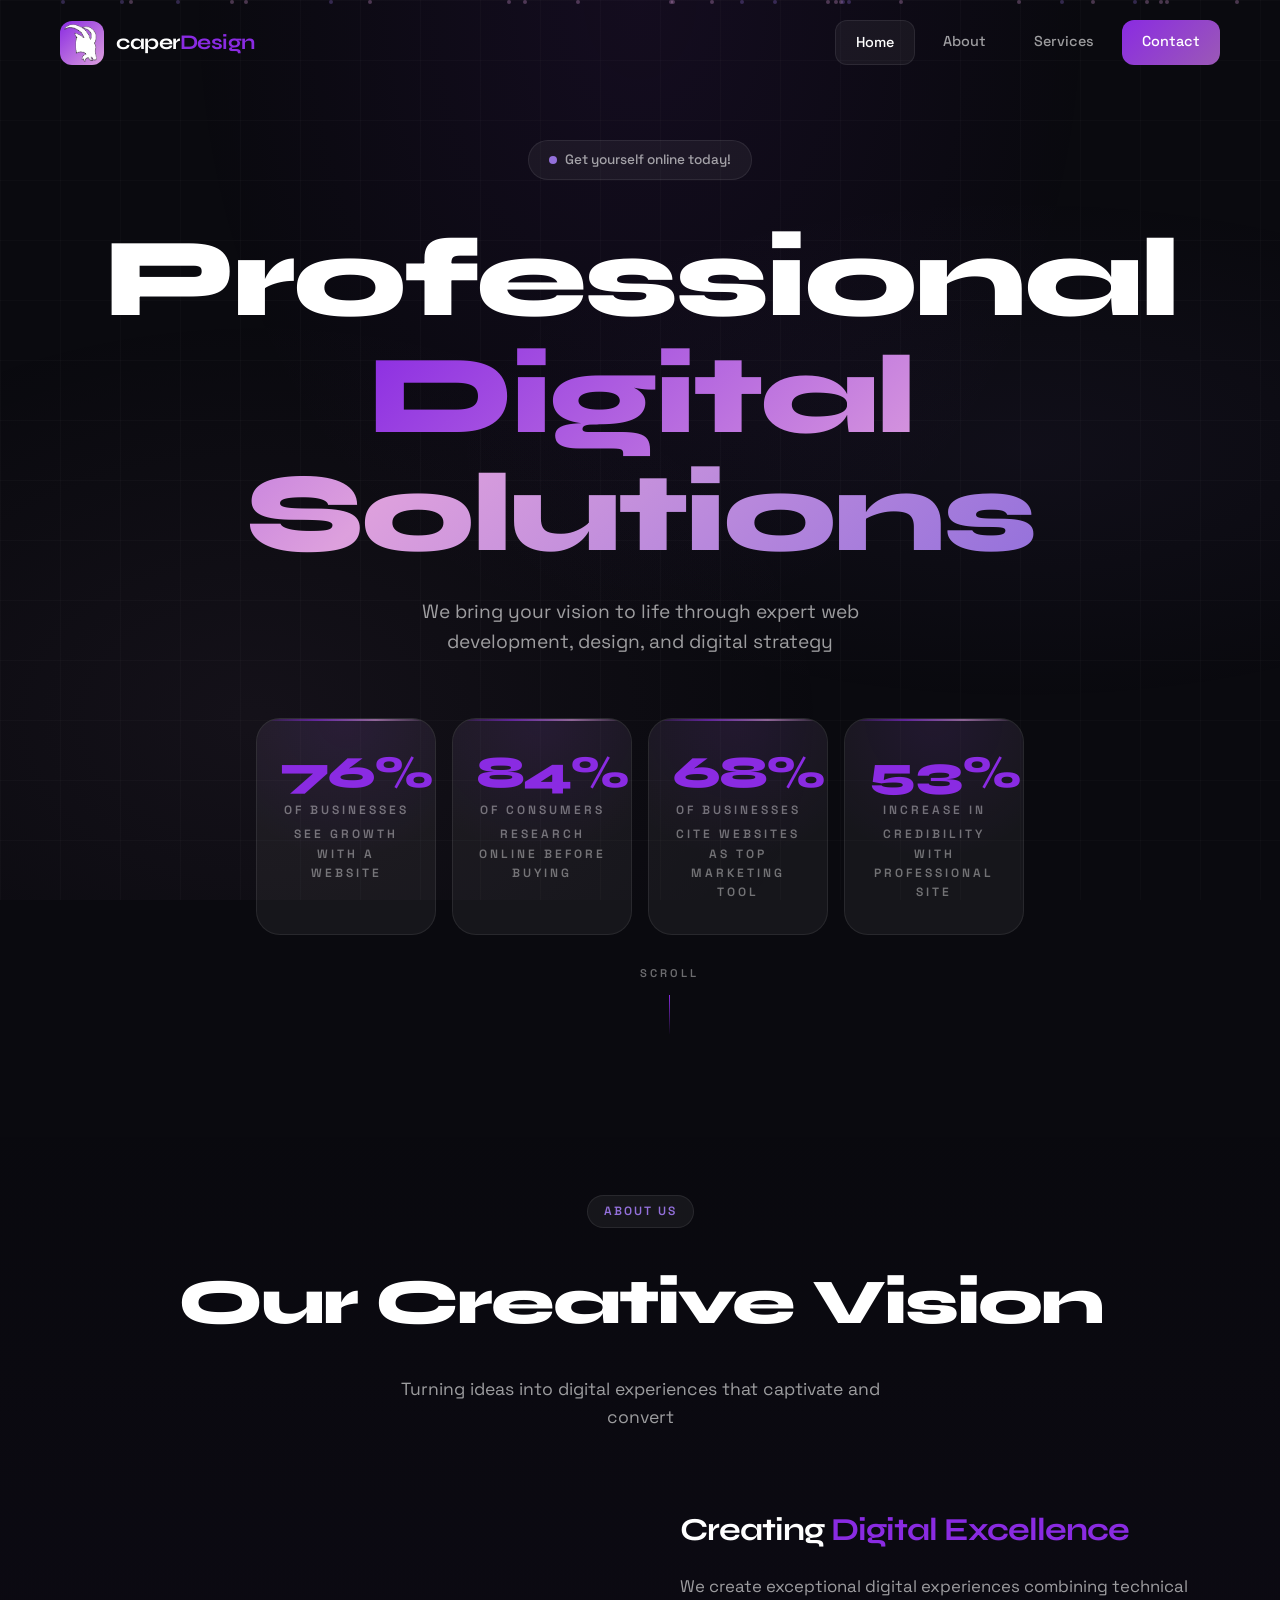
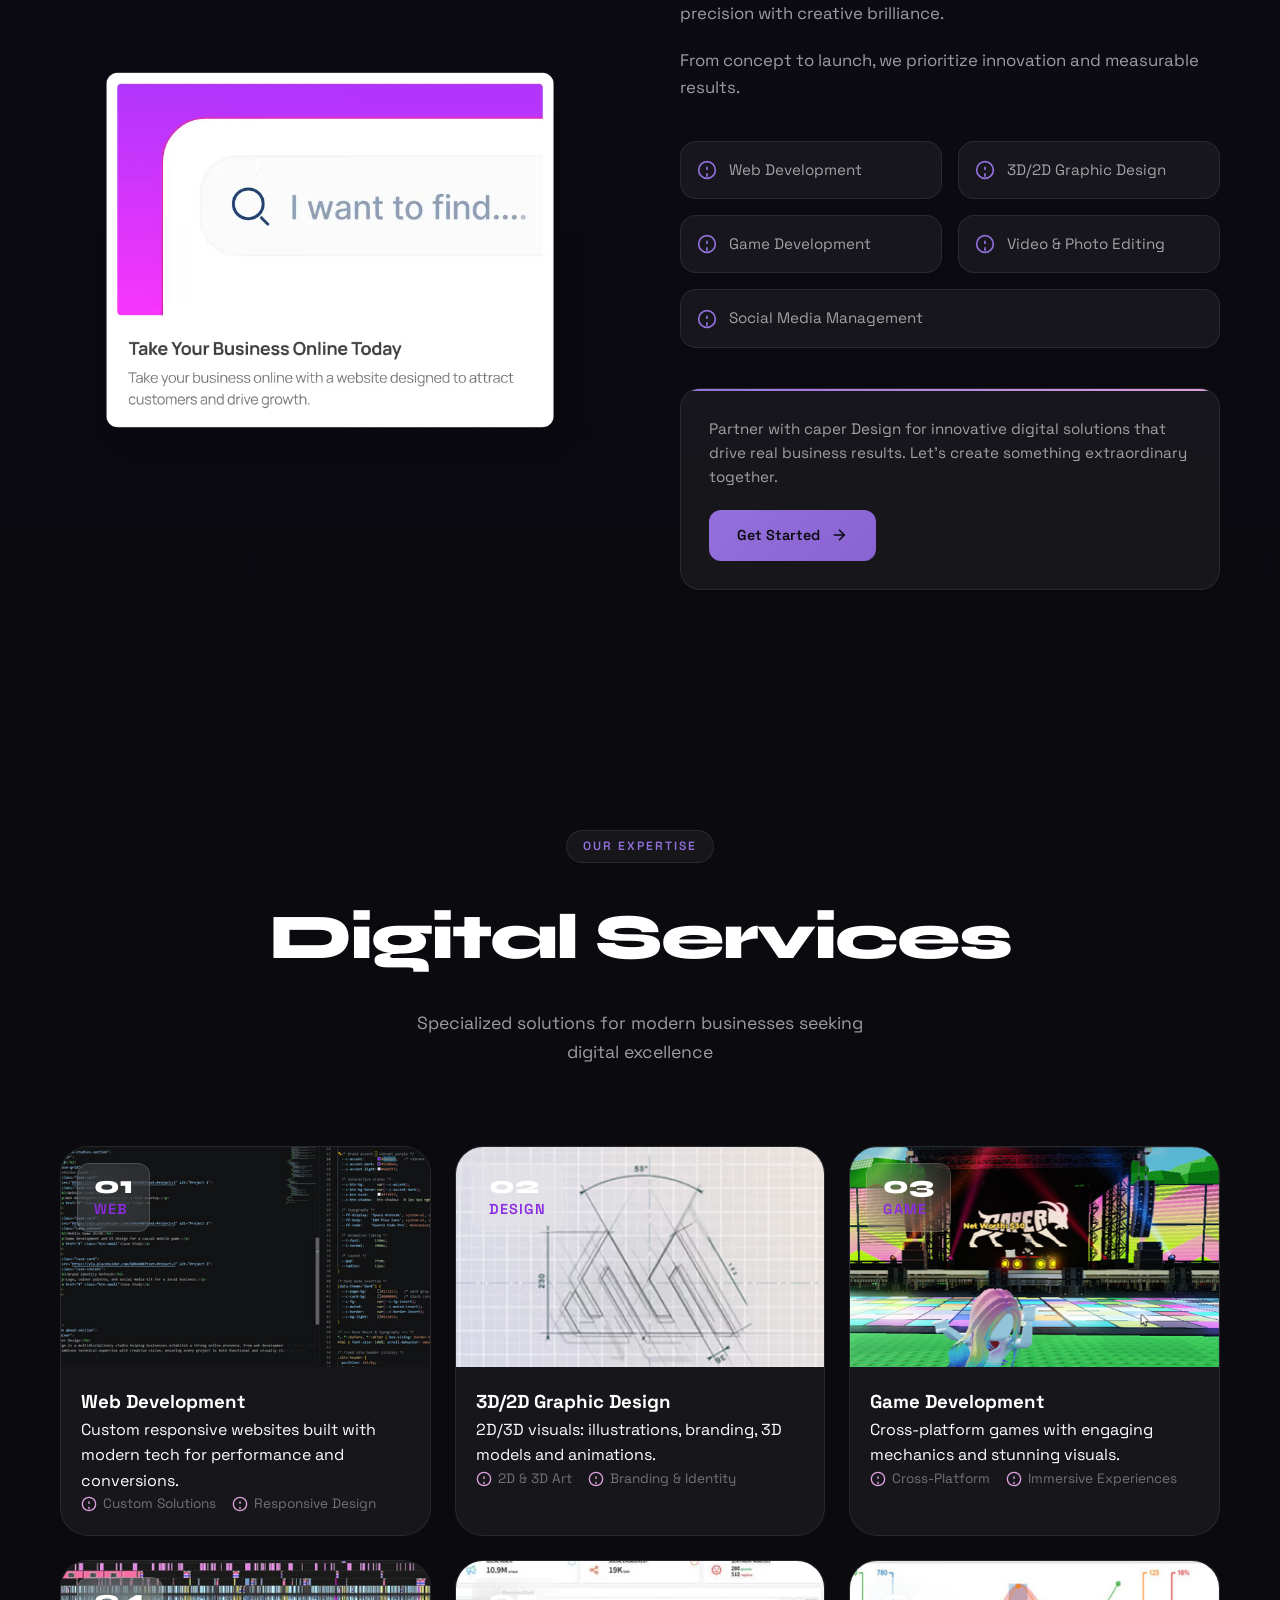
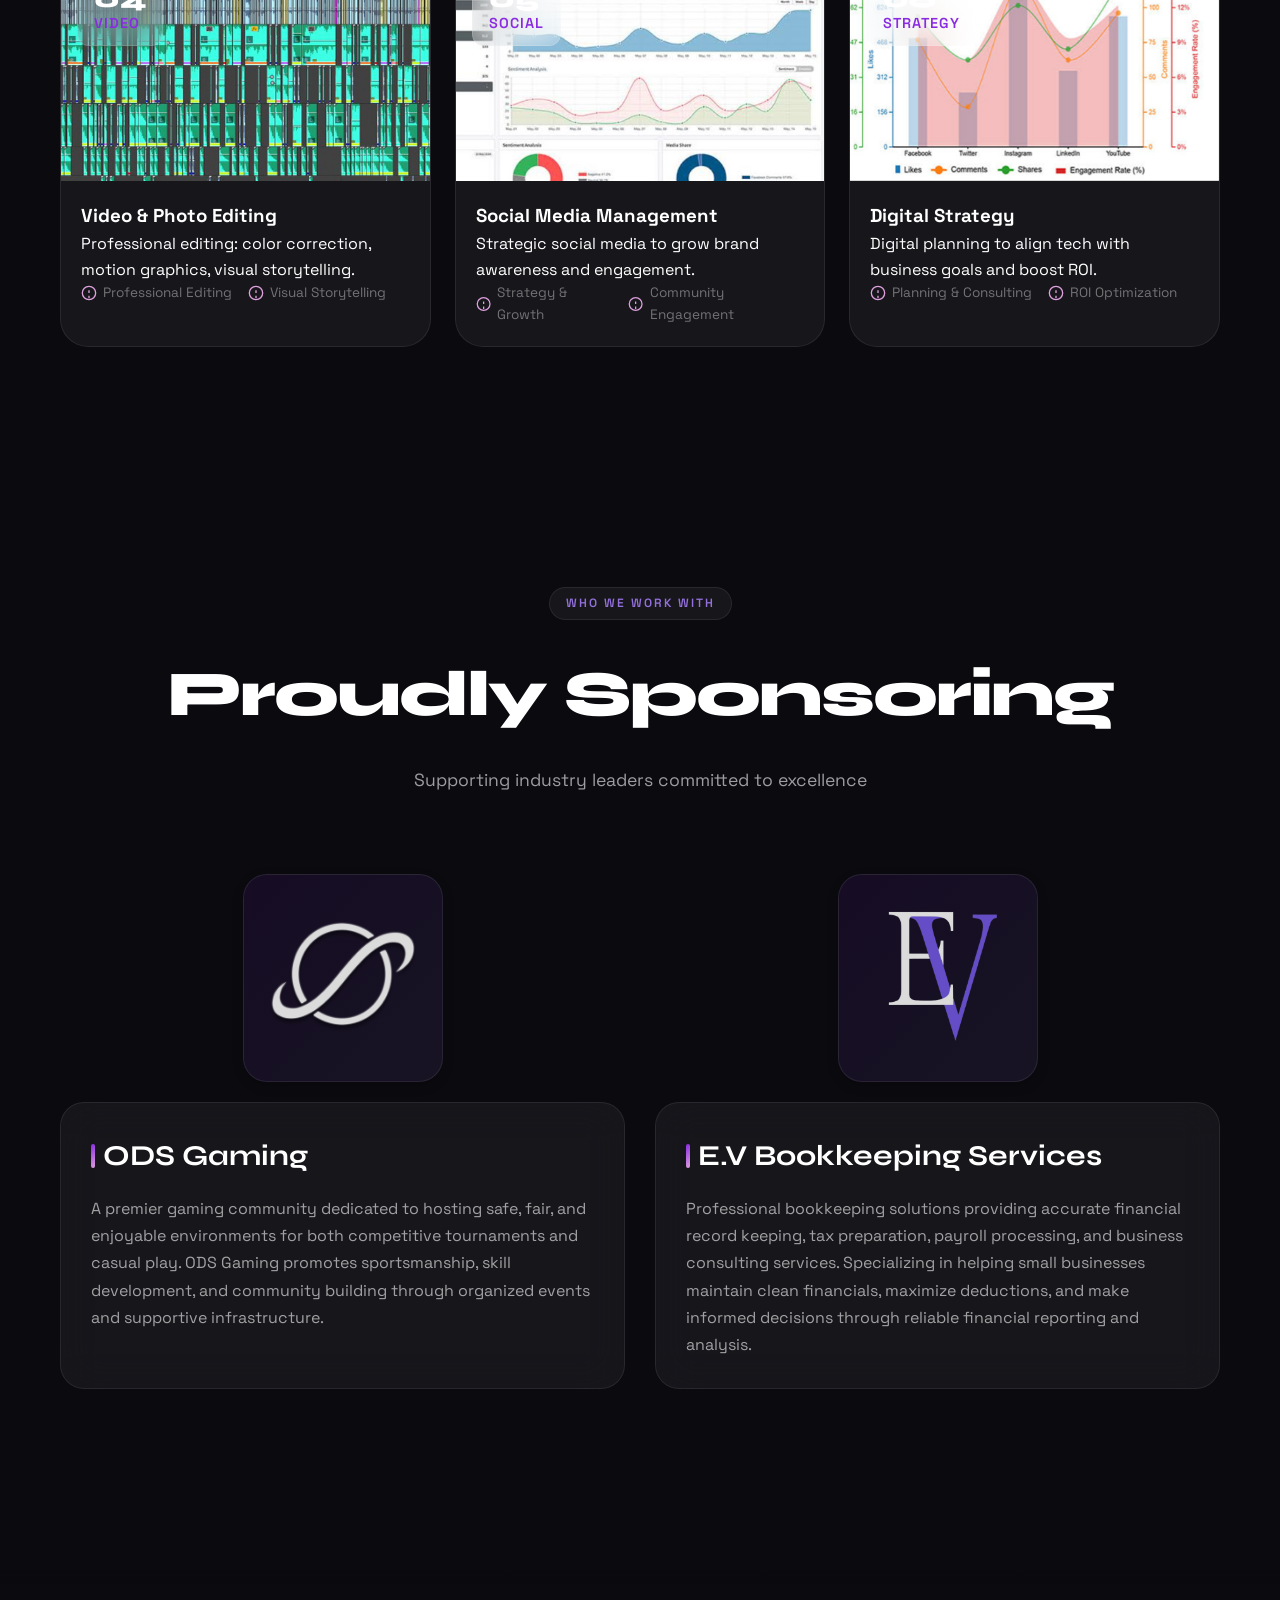
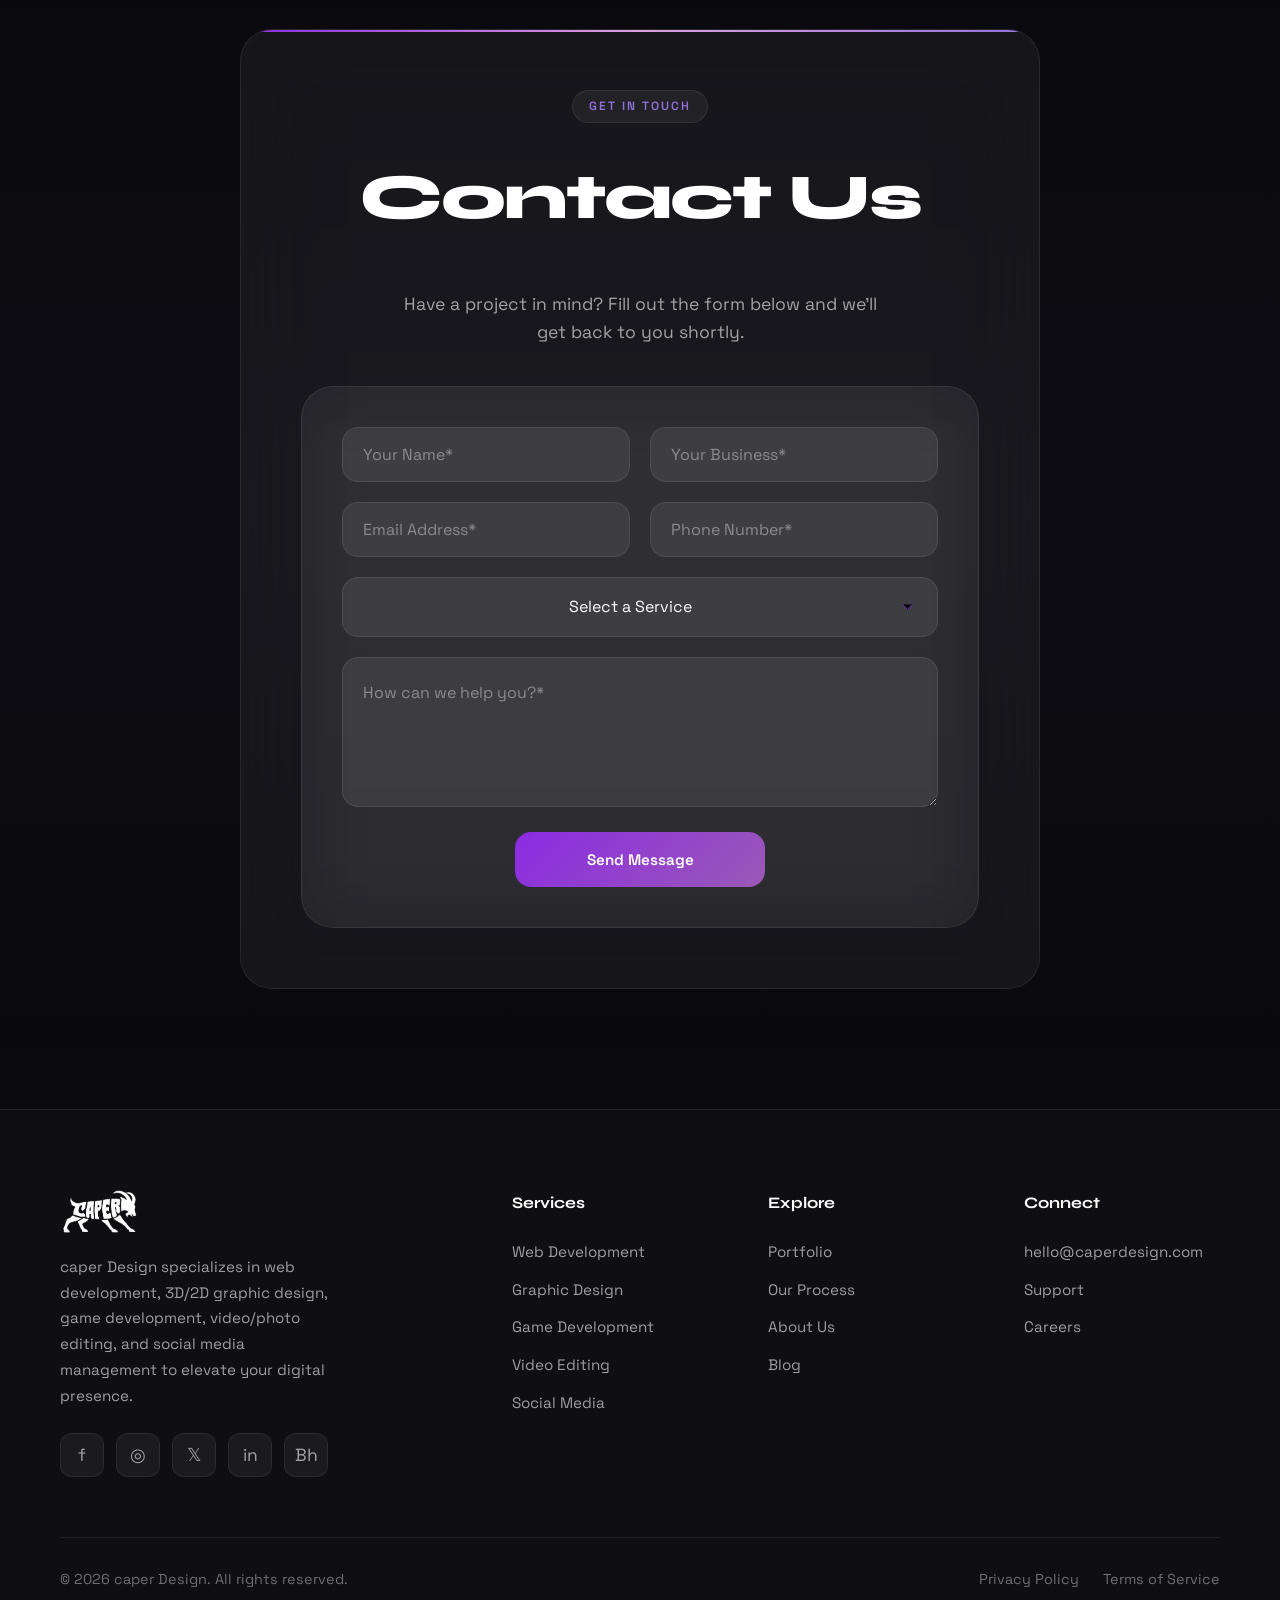
<file: index.html>
<!DOCTYPE html>
<html lang="en">
<head>
    <meta charset="UTF-8">
    <meta name="viewport" content="width=device-width, initial-scale=1.0">
    <title>caper Design - Creative Digital Solutions</title>
    <link rel="preconnect" href="https://fonts.googleapis.com">
    <link rel="preconnect" href="https://fonts.gstatic.com" crossorigin>
    <link href="https://fonts.googleapis.com/css2?family=Syne:wght@400;500;600;700;800&family=Space+Grotesk:wght@300;400;500;600;700&display=swap" rel="stylesheet">
    <link rel="stylesheet" href="Caper-Design.css">
    <link rel="icon" href="images/Logo-Head.png" type="image/png">
</head>
<body>
    <!-- Background -->
    <div class="grid-bg"></div>
    <div class="particles" id="particles"></div>

    <!-- Header -->
    <header id="header">
        <a href="#hero" class="logo">
            <div class="logo-icon"><img src="images/Logo-Head.png" alt="caper Design Logo" style="width: 100%; height: 100%; object-fit: contain;"></div>
            <span class="logo-text">caper<span>Design</span></span>
        </a>
        <nav id="nav">
            <a href="#hero">Home</a>
            <a href="#about">About</a>
            <a href="#services">Services</a>
            <a href="#newsletter" class="nav-cta">Contact</a>
        </nav>
        <div class="nav-toggle" id="navToggle">
            <span></span>
            <span></span>
            <span></span>
        </div>
    </header>

    <!-- Hero Section -->
    <section class="hero" id="hero">
        <div class="hero-badge">
            <span class="dot"></span>
            Get yourself online today!
        </div>
        <h1>Professional<br><span class="gradient">Digital Solutions</span></h1>
        <p class="hero-subtitle">We bring your vision to life through expert web development, design, and digital strategy</p>

        <div class="stats-wrapper">
            <div class="stat-item">
                <span class="stat-number">76%</span>
                <span class="stat-label">of businesses</span>
                <span class="stat-suffix">see growth with a website</span>
            </div>
            <div class="stat-item">
                <span class="stat-number">84%</span>
                <span class="stat-label">of consumers</span>
                <span class="stat-suffix">research online before buying</span>
            </div>
            <div class="stat-item">
                <span class="stat-number">68%</span>
                <span class="stat-label">of businesses</span>
                <span class="stat-suffix">cite websites as top marketing tool</span>
            </div>
            <div class="stat-item">
                <span class="stat-number">53%</span>
                <span class="stat-label">increase in</span>
                <span class="stat-suffix">credibility with professional site</span>
            </div>
        </div>

        <div class="scroll-indicator">
            <span>Scroll</span>
            <div class="line"></div>
        </div>
    </section>

    <!-- About Section -->
    <section class="about" id="about">
        <div class="section-header">
            <span class="section-tag">About Us</span>
            <h2 class="section-title">Our Creative Vision</h2>
            <p class="section-subtitle">Turning ideas into digital experiences that captivate and convert</p>
        </div>
        <div class="about-grid">
            <div class="about-image">
                <div class="about-image-stack">
                    <div class="video-container" style="grid-column: 1 / 3; grid-row: 1 / 3;">
                        <video autoplay loop muted playsinline
                               style="width: 100%; height: 100%; object-fit: cover; border-radius: 20px; background: transparent;">
                            <source src="images/Bento Blocks _ Search Card.webm" type="video/webm">
                            <!-- Fallback image -->
                            <img src="images/christmas-pic-21.jpg" alt="Web Development"
                                 style="width: 100%; height: 100%; object-fit: cover; border-radius: 20px; display: none;">
                        </video>
                    </div>
                </div>
            </div>
            <div class="about-content">
                <h3>Creating <span>Digital Excellence</span></h3>
                <p>We create exceptional digital experiences combining technical precision with creative brilliance.</p>
                <p>From concept to launch, we prioritize innovation and measurable results.</p>
                <div class="about-features">
                    <div class="about-feature">
                        <svg viewBox="0 0 24 24" fill="none" stroke="currentColor" stroke-width="2">
                            <circle cx="12" cy="12" r="10"></circle>
                            <path d="M12 8v4m0 4v4"></path>
                        </svg>
                        Web Development
                    </div>
                    <div class="about-feature">
                        <svg viewBox="0 0 24 24" fill="none" stroke="currentColor" stroke-width="2">
                            <circle cx="12" cy="12" r="10"></circle>
                            <path d="M12 8v4m0 4v4"></path>
                        </svg>
                        3D/2D Graphic Design
                    </div>
                    <div class="about-feature">
                        <svg viewBox="0 0 24 24" fill="none" stroke="currentColor" stroke-width="2">
                            <circle cx="12" cy="12" r="10"></circle>
                            <path d="M12 8v4m0 4v4"></path>
                        </svg>
                        Game Development
                    </div>
                    <div class="about-feature">
                        <svg viewBox="0 0 24 24" fill="none" stroke="currentColor" stroke-width="2">
                            <circle cx="12" cy="12" r="10"></circle>
                            <path d="M12 8v4m0 4v4"></path>
                        </svg>
                        Video & Photo Editing
                    </div>
                    <div class="about-feature">
                        <svg viewBox="0 0 24 24" fill="none" stroke="currentColor" stroke-width="2">
                            <circle cx="12" cy="12" r="10"></circle>
                            <path d="M12 8v4m0 4v4"></path>
                        </svg>
                        Social Media Management
                    </div>
                </div>
                <div class="about-templatemo">
                    <p>Partner with caper Design for innovative digital solutions that drive real business results. Let's create something extraordinary together.</p>
                    <a href="#newsletter" class="btn-templatemo">
                        <span>Get Started</span>
                        <svg viewBox="0 0 24 24" fill="none" stroke="currentColor" stroke-width="2">
                            <line x1="5" y1="12" x2="19" y2="12"></line>
                            <polyline points="12 5 19 12 12 19"></polyline>
                        </svg>
                    </a>
                </div>
            </div>
        </div>
    </section>

    <!-- Services Section (replacing Events) -->
    <section class="services" id="services">
        <div class="section-header">
            <span class="section-tag">Our Expertise</span>
            <h2 class="section-title">Digital Services</h2>
            <p class="section-subtitle">Specialized solutions for modern businesses seeking digital excellence</p>
        </div>
        <div class="events-grid">
            <div class="event-card">
                <div class="event-image">
                    <img src="images/Web.jpg" alt="Web Development">
                    <div class="event-date-badge">
                        <div class="day">01</div>
                        <div class="month">WEB</div>
                    </div>
                </div>
                <div class="event-content">
                    <h3>Web Development</h3>
                    <p>Custom responsive websites built with modern tech for performance and conversions.</p>
                    <div class="event-meta">
                        <span>
                            <svg viewBox="0 0 24 24" fill="none" stroke="currentColor" stroke-width="2">
                                <circle cx="12" cy="12" r="10"></circle>
                                <path d="M12 8v4m0 4v4"></path>
                            </svg>
                            Custom Solutions
                        </span>
                        <span>
                            <svg viewBox="0 0 24 24" fill="none" stroke="currentColor" stroke-width="2">
                                <circle cx="12" cy="12" r="10"></circle>
                                <path d="M12 8v4m0 4v4"></path>
                            </svg>
                            Responsive Design
                        </span>
                    </div>
                </div>
            </div>
            <div class="event-card">
                <div class="event-image">
                    <img src="images/Design.jpg" alt="3D/2D Graphic Design">
                    <div class="event-date-badge">
                        <div class="day">02</div>
                        <div class="month">DESIGN</div>
                    </div>
                </div>
                <div class="event-content">
                    <h3>3D/2D Graphic Design</h3>
                    <p>2D/3D visuals: illustrations, branding, 3D models and animations.</p>
                    <div class="event-meta">
                        <span>
                            <svg viewBox="0 0 24 24" fill="none" stroke="currentColor" stroke-width="2">
                                <circle cx="12" cy="12" r="10"></circle>
                                <path d="M12 8v4m0 4v4"></path>
                            </svg>
                            2D & 3D Art
                        </span>
                        <span>
                            <svg viewBox="0 0 24 24" fill="none" stroke="currentColor" stroke-width="2">
                                <circle cx="12" cy="12" r="10"></circle>
                                <path d="M12 8v4m0 4v4"></path>
                            </svg>
                            Branding & Identity
                        </span>
                    </div>
                </div>
            </div>
            <div class="event-card">
                <div class="event-image">
                    <img src="images/Game.jpg" alt="Game Development">
                    <div class="event-date-badge">
                        <div class="day">03</div>
                        <div class="month">GAME</div>
                    </div>
                </div>
                <div class="event-content">
                    <h3>Game Development</h3>
                    <p>Cross‑platform games with engaging mechanics and stunning visuals.</p>
                    <div class="event-meta">
                        <span>
                            <svg viewBox="0 0 24 24" fill="none" stroke="currentColor" stroke-width="2">
                                <circle cx="12" cy="12" r="10"></circle>
                                <path d="M12 8v4m0 4v4"></path>
                            </svg>
                            Cross-Platform
                        </span>
                        <span>
                            <svg viewBox="0 0 24 24" fill="none" stroke="currentColor" stroke-width="2">
                                <circle cx="12" cy="12" r="10"></circle>
                                <path d="M12 8v4m0 4v4"></path>
                            </svg>
                            Immersive Experiences
                        </span>
                    </div>
                </div>
            </div>
            <div class="event-card">
                <div class="event-image">
                    <img src="images/Video.jpg" alt="Video & Photo Editing">
                    <div class="event-date-badge">
                        <div class="day">04</div>
                        <div class="month">VIDEO</div>
                    </div>
                </div>
                <div class="event-content">
                    <h3>Video & Photo Editing</h3>
                    <p>Professional editing: color correction, motion graphics, visual storytelling.</p>
                    <div class="event-meta">
                        <span>
                            <svg viewBox="0 0 24 24" fill="none" stroke="currentColor" stroke-width="2">
                                <circle cx="12" cy="12" r="10"></circle>
                                <path d="M12 8v4m0 4v4"></path>
                            </svg>
                            Professional Editing
                        </span>
                        <span>
                            <svg viewBox="0 0 24 24" fill="none" stroke="currentColor" stroke-width="2">
                                <circle cx="12" cy="12" r="10"></circle>
                                <path d="M12 8v4m0 4v4"></path>
                            </svg>
                            Visual Storytelling
                        </span>
                    </div>
                </div>
            </div>
            <div class="event-card">
                <div class="event-image">
                    <img src="images/Social.jpg" alt="Social Media Management">
                    <div class="event-date-badge">
                        <div class="day">05</div>
                        <div class="month">SOCIAL</div>
                    </div>
                </div>
                <div class="event-content">
                    <h3>Social Media Management</h3>
                    <p>Strategic social media to grow brand awareness and engagement.</p>
                    <div class="event-meta">
                        <span>
                            <svg viewBox="0 0 24 24" fill="none" stroke="currentColor" stroke-width="2">
                                <circle cx="12" cy="12" r="10"></circle>
                                <path d="M12 8v4m0 4v4"></path>
                            </svg>
                            Strategy & Growth
                        </span>
                        <span>
                            <svg viewBox="0 0 24 24" fill="none" stroke="currentColor" stroke-width="2">
                                <circle cx="12" cy="12" r="10"></circle>
                                <path d="M12 8v4m0 4v4"></path>
                            </svg>
                            Community Engagement
                        </span>
                    </div>
                </div>
            </div>
            <div class="event-card">
                <div class="event-image">
                    <img src="images/Stratagy.jpg" alt="Digital Strategy">
                    <div class="event-date-badge">
                        <div class="day">06</div>
                        <div class="month">STRATEGY</div>
                    </div>
                </div>
                <div class="event-content">
                    <h3>Digital Strategy</h3>
                    <p>Digital planning to align tech with business goals and boost ROI.</p>
                    <div class="event-meta">
                        <span>
                            <svg viewBox="0 0 24 24" fill="none" stroke="currentColor" stroke-width="2">
                                <circle cx="12" cy="12" r="10"></circle>
                                <path d="M12 8v4m0 4v4"></path>
                            </svg>
                            Planning & Consulting
                        </span>
                        <span>
                            <svg viewBox="0 0 24 24" fill="none" stroke="currentColor" stroke-width="2">
                                <circle cx="12" cy="12" r="10"></circle>
                                <path d="M12 8v4m0 4v4"></path>
                            </svg>
                            ROI Optimization
                        </span>
                    </div>
                </div>
            </div>
        </div>
    </section>

    
    <!-- Sponsors Section -->
    <section class="sponsors" id="sponsors">
        <div class="section-header">
            <span class="section-tag">Who We Work With</span>
            <h2 class="section-title">Proudly Sponsoring</h2>
            <p class="section-subtitle">Supporting industry leaders committed to excellence</p>
        </div>
        <div class="sponsors-grid">
            <div class="sponsor-card">
                <div class="sponsor-image">
                    <a href="https://google.co.uk" target="_blank" rel="noopener"><img src="images/Sponsor1.png" alt="ODS Gaming"></a>
                </div>
                <div class="sponsor-content">
                    <h3>ODS Gaming</h3>
                    <p>A premier gaming community dedicated to hosting safe, fair, and enjoyable environments for both competitive tournaments and casual play. ODS Gaming promotes sportsmanship, skill development, and community building through organized events and supportive infrastructure.</p>
                </div>
            </div>
            <div class="sponsor-card">
                <div class="sponsor-image">
                    <a href="https://evbookkeepingservices.co.uk" target="_blank" rel="noopener"><img src="images/Sponsor2.png" alt="E.V Bookkeeping Services"></a>
                </div>
                <div class="sponsor-content">
                    <h3>E.V Bookkeeping Services</h3>
                    <p>Professional bookkeeping solutions providing accurate financial record keeping, tax preparation, payroll processing, and business consulting services. Specializing in helping small businesses maintain clean financials, maximize deductions, and make informed decisions through reliable financial reporting and analysis.</p>
                </div>
            </div>
        </div>
    </section>

    <!-- Newsletter Section -->
    <section class="newsletter" id="newsletter">
        <div class="newsletter-container">
            <div class="section-header" style="margin-bottom: 40px;">
                <span class="section-tag">Get In Touch</span>
                <h2 class="section-title">Contact Us</h2>
            </div>
            <p>Have a project in mind? Fill out the form below and we'll get back to you shortly.</p>
            <form class="contact-form" id="contactForm">
                <div class="form-row">
                    <input type="text" placeholder="Your Name*" name="name" required>
                    <input type="text" placeholder="Your Business*" name="business" required>
                </div>
                <div class="form-row">
                    <input type="email" placeholder="Email Address*" name="email" required>
                    <input type="tel" placeholder="Phone Number*" name="phone" required>
                </div>
                <div class="custom-select">
                    <select name="service" required>
                        <option value="" disabled selected>Select a Service</option>
                        <option value="3D/2D Graphic Design">3D/2D Graphic Design</option>
                        <option value="Digital Strategy">Digital Strategy</option>
                        <option value="Game Development">Game Development</option>
                        <option value="Social Media Management">Social Media Management</option>
                        <option value="Video & Photo Editing">Video & Photo Editing</option>
                        <option value="Web Development">Web Development</option>
                    </select>
                    <div class="select-trigger">
                        <span class="select-selected">Select a Service</span>
                        <svg class="select-arrow" viewBox="0 0 24 24"><polyline points="6 9 12 15 18 9"></polyline></svg>
                    </div>
                    <ul class="select-options">
                        <li data-value="" class="option disabled">Select a Service</li>
                        <li data-value="3D/2D Graphic Design" class="option">3D/2D Graphic Design</li>
                        <li data-value="Digital Strategy" class="option">Digital Strategy</li>
                        <li data-value="Game Development" class="option">Game Development</li>
                        <li data-value="Social Media Management" class="option">Social Media Management</li>
                        <li data-value="Video & Photo Editing" class="option">Video & Photo Editing</li>
                        <li data-value="Web Development" class="option">Web Development</li>
                    </ul>
                </div>
                <textarea name="message" placeholder="How can we help you?*" required></textarea>
                <button type="submit">Send Message</button>
            </form>
        </div>
    </section>

    <!-- Footer -->
    <footer>
        <div class="footer-grid">
            <div class="footer-brand">
                <a href="#hero" class="logo">
                    <img src="images/Logo.png" alt="caper Design" style="height: 44px;">
                </a>
                <p>caper Design specializes in web development, 3D/2D graphic design, game development, video/photo editing, and social media management to elevate your digital presence.</p>
                <div class="footer-social">
                    <a href="#" title="Facebook">f</a>
                    <a href="#" title="Instagram">◎</a>
                    <a href="#" title="Twitter">𝕏</a>
                    <a href="#" title="LinkedIn">in</a>
                    <a href="#" title="Behance">Bh</a>
                </div>
            </div>
            <div class="footer-column">
                <h4>Services</h4>
                <ul>
                    <li><a href="#services">Web Development</a></li>
                    <li><a href="#services">Graphic Design</a></li>
                    <li><a href="#services">Game Development</a></li>
                    <li><a href="#services">Video Editing</a></li>
                    <li><a href="#services">Social Media</a></li>
                </ul>
            </div>
            <div class="footer-column">
                <h4>Explore</h4>
                <ul>
                    <li><a href="#portfolio">Portfolio</a></li>
                    <li><a href="#process">Our Process</a></li>
                    <li><a href="#about">About Us</a></li>
                    <li><a href="#blog">Blog</a></li>
                </ul>
            </div>
            <div class="footer-column">
                <h4>Connect</h4>
                <ul>
                    <li><a href="#">hello@caperdesign.com</a></li>
                    <li><a href="#">Support</a></li>
                    <li><a href="#">Careers</a></li>
                </ul>
            </div>
        </div>
        <div class="footer-bottom">
            <p>© 2026 caper Design. All rights reserved.</p>
            <div class="footer-legal">
                <a href="#">Privacy Policy</a>
                <a href="#">Terms of Service</a>
            </div>
        </div>
    </footer>

    <script src="Caper-Design.js"></script>
<script>
document.addEventListener('DOMContentLoaded', function() {
    const customSelects = document.querySelectorAll('.custom-select');
    customSelects.forEach(function(selectBox) {
        const selectElement = selectBox.querySelector('select');
        const selectedElement = selectBox.querySelector('.select-selected');
        const optionsList = selectBox.querySelector('.select-options');
        const options = selectBox.querySelectorAll('.select-options li');
        const arrow = selectBox.querySelector('.select-arrow');

        // Set initial selected value
        const initialValue = selectElement.value;
        const initialOption = Array.from(options).find(opt => opt.dataset.value === initialValue);
        if (initialOption) {
            selectedElement.textContent = initialOption.textContent;
            options.forEach(opt => opt.classList.remove('active'));
            initialOption.classList.add('active');
        }

        // Toggle options list
        selectBox.querySelector('.select-trigger').addEventListener('click', function(e) {
            e.stopPropagation();
            optionsList.classList.toggle('show');
            selectBox.classList.toggle('active');
            arrow.style.transform = selectBox.classList.contains('active') ? 'rotate(180deg)' : 'rotate(0deg)';
        });

        // Option click
        options.forEach(function(option) {
            option.addEventListener('click', function() {
                if (option.classList.contains('disabled')) return;
                const value = option.dataset.value;
                const text = option.textContent;
                selectElement.value = value;
                selectedElement.textContent = text;
                options.forEach(opt => opt.classList.remove('active'));
                option.classList.add('active');
                optionsList.classList.remove('show');
                selectBox.classList.remove('active');
                arrow.style.transform = 'rotate(0deg)';
                // Trigger change event on select for any listeners
                selectElement.dispatchEvent(new Event('change'));
            });
        });

        // Click outside to close
        document.addEventListener('click', function(e) {
            if (!selectBox.contains(e.target)) {
                optionsList.classList.remove('show');
                selectBox.classList.remove('active');
                arrow.style.transform = 'rotate(0deg)';
            }
        });
    });
});
</script>
</body>
</html>
</file>
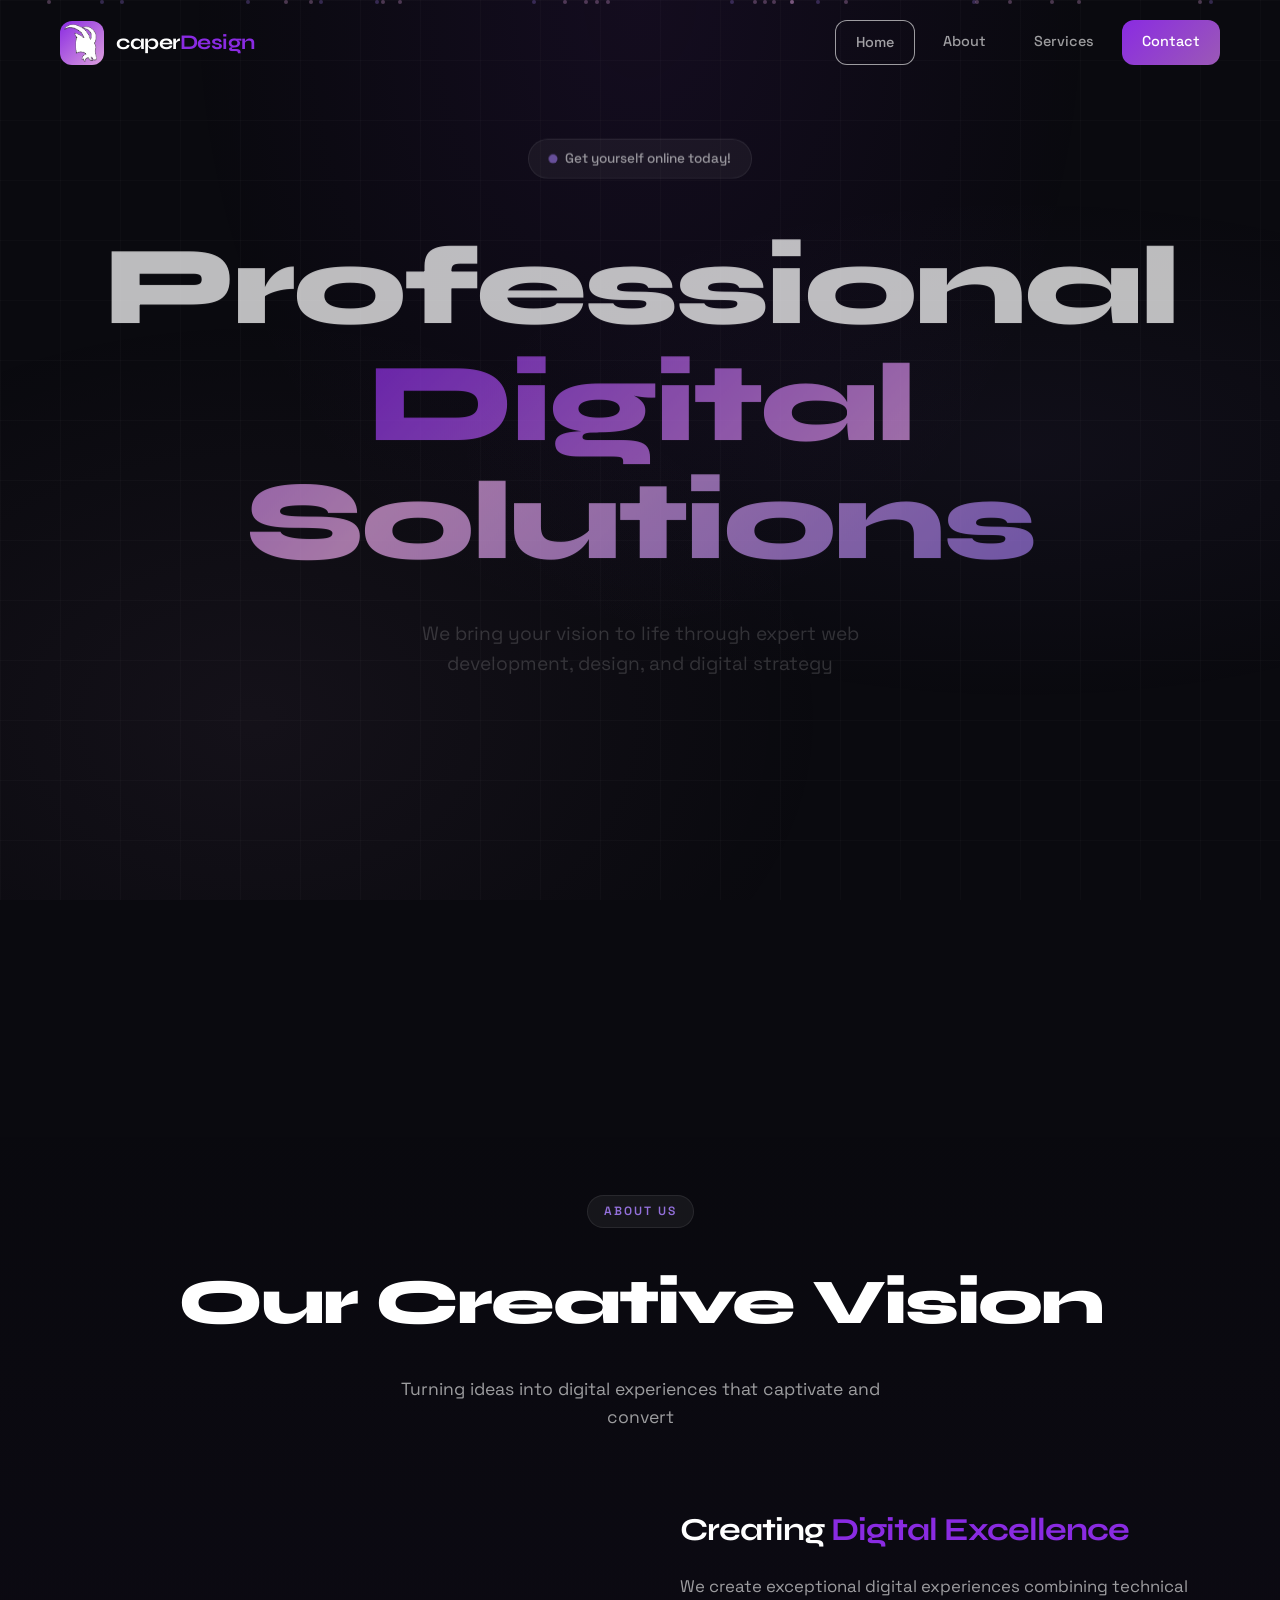
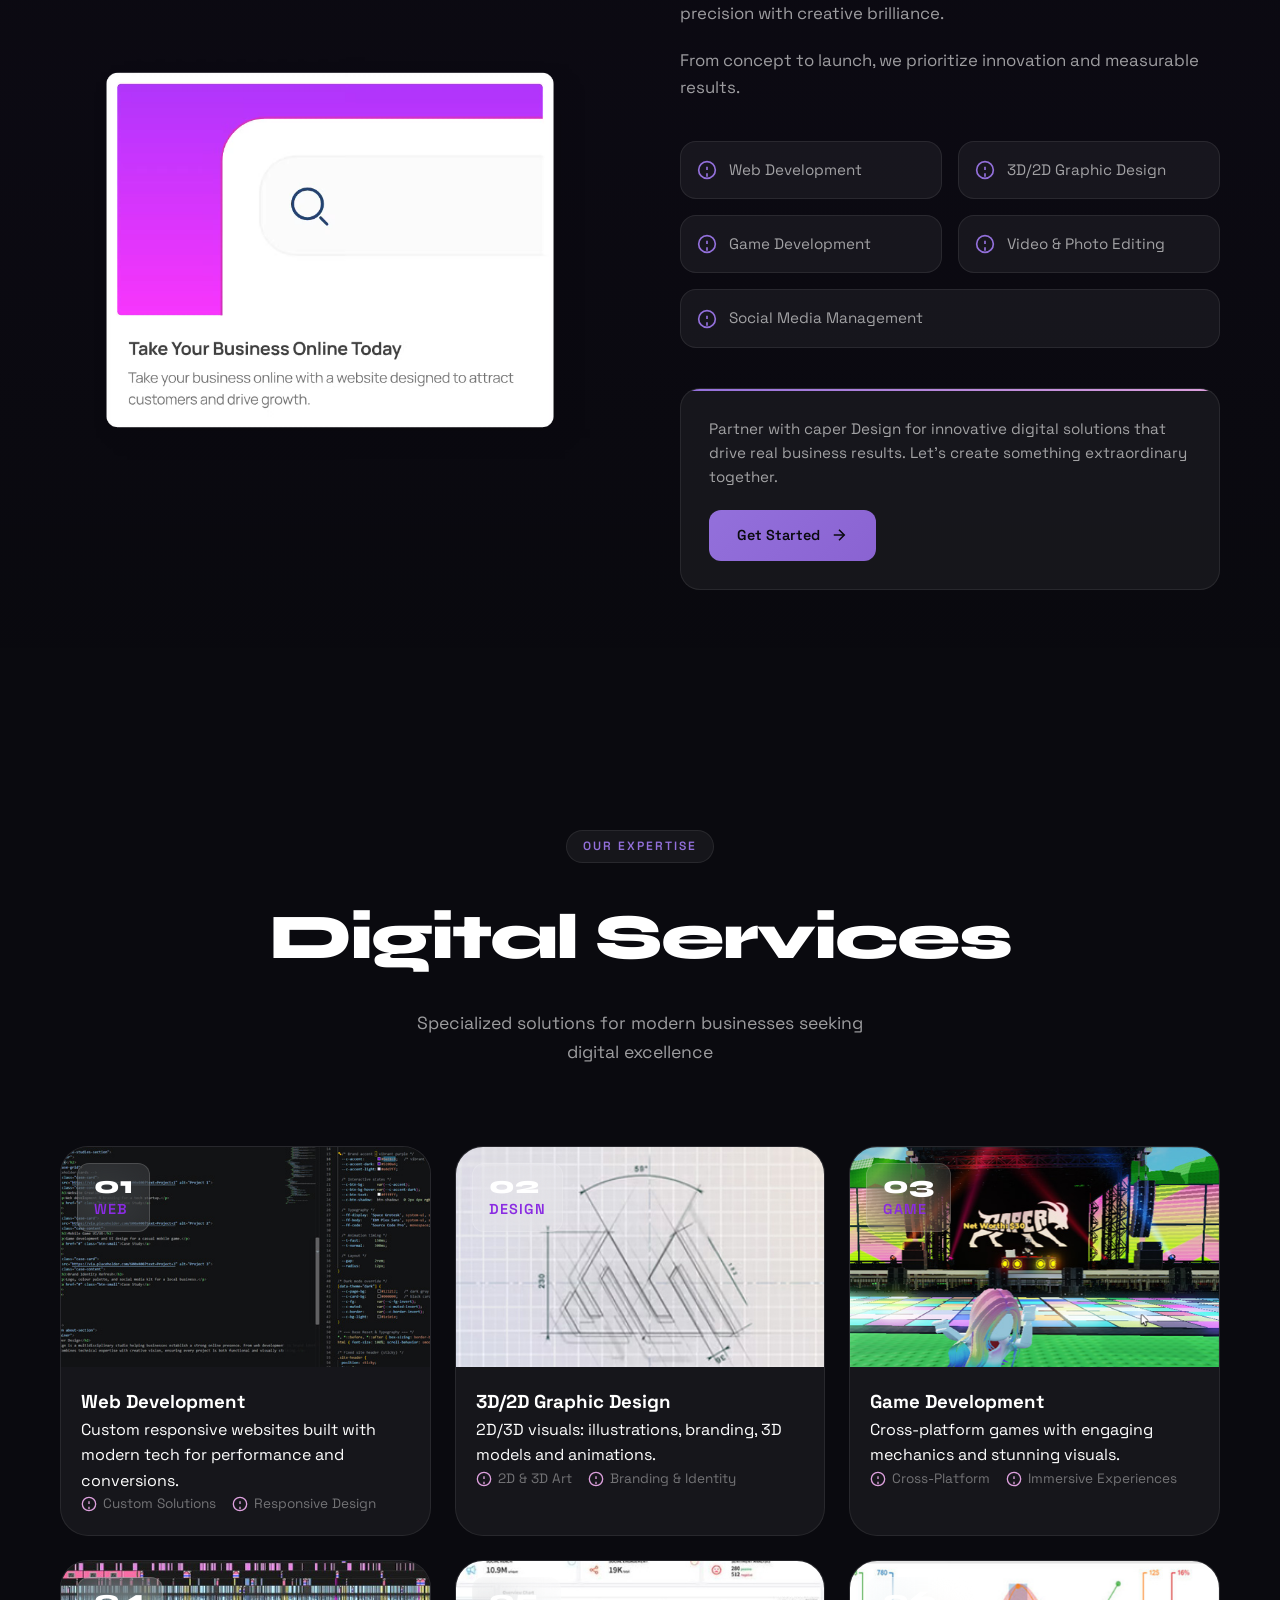
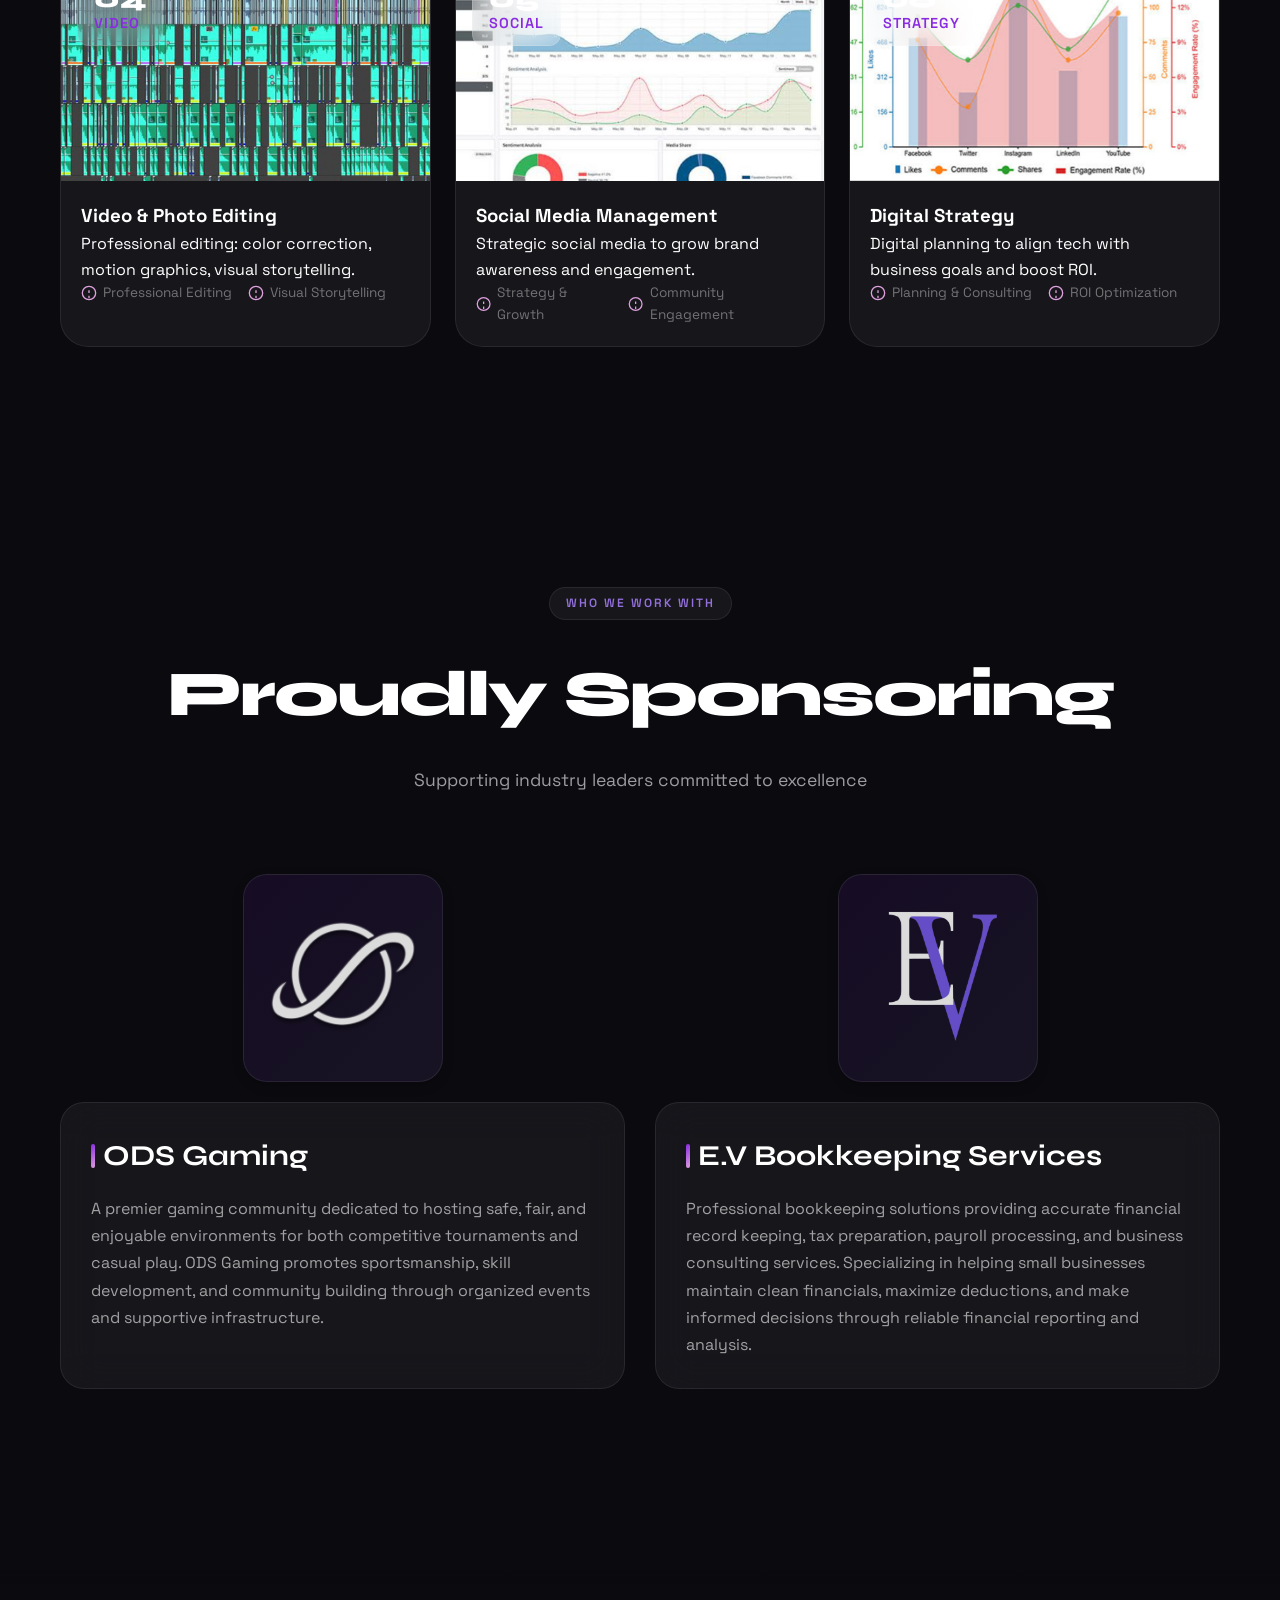
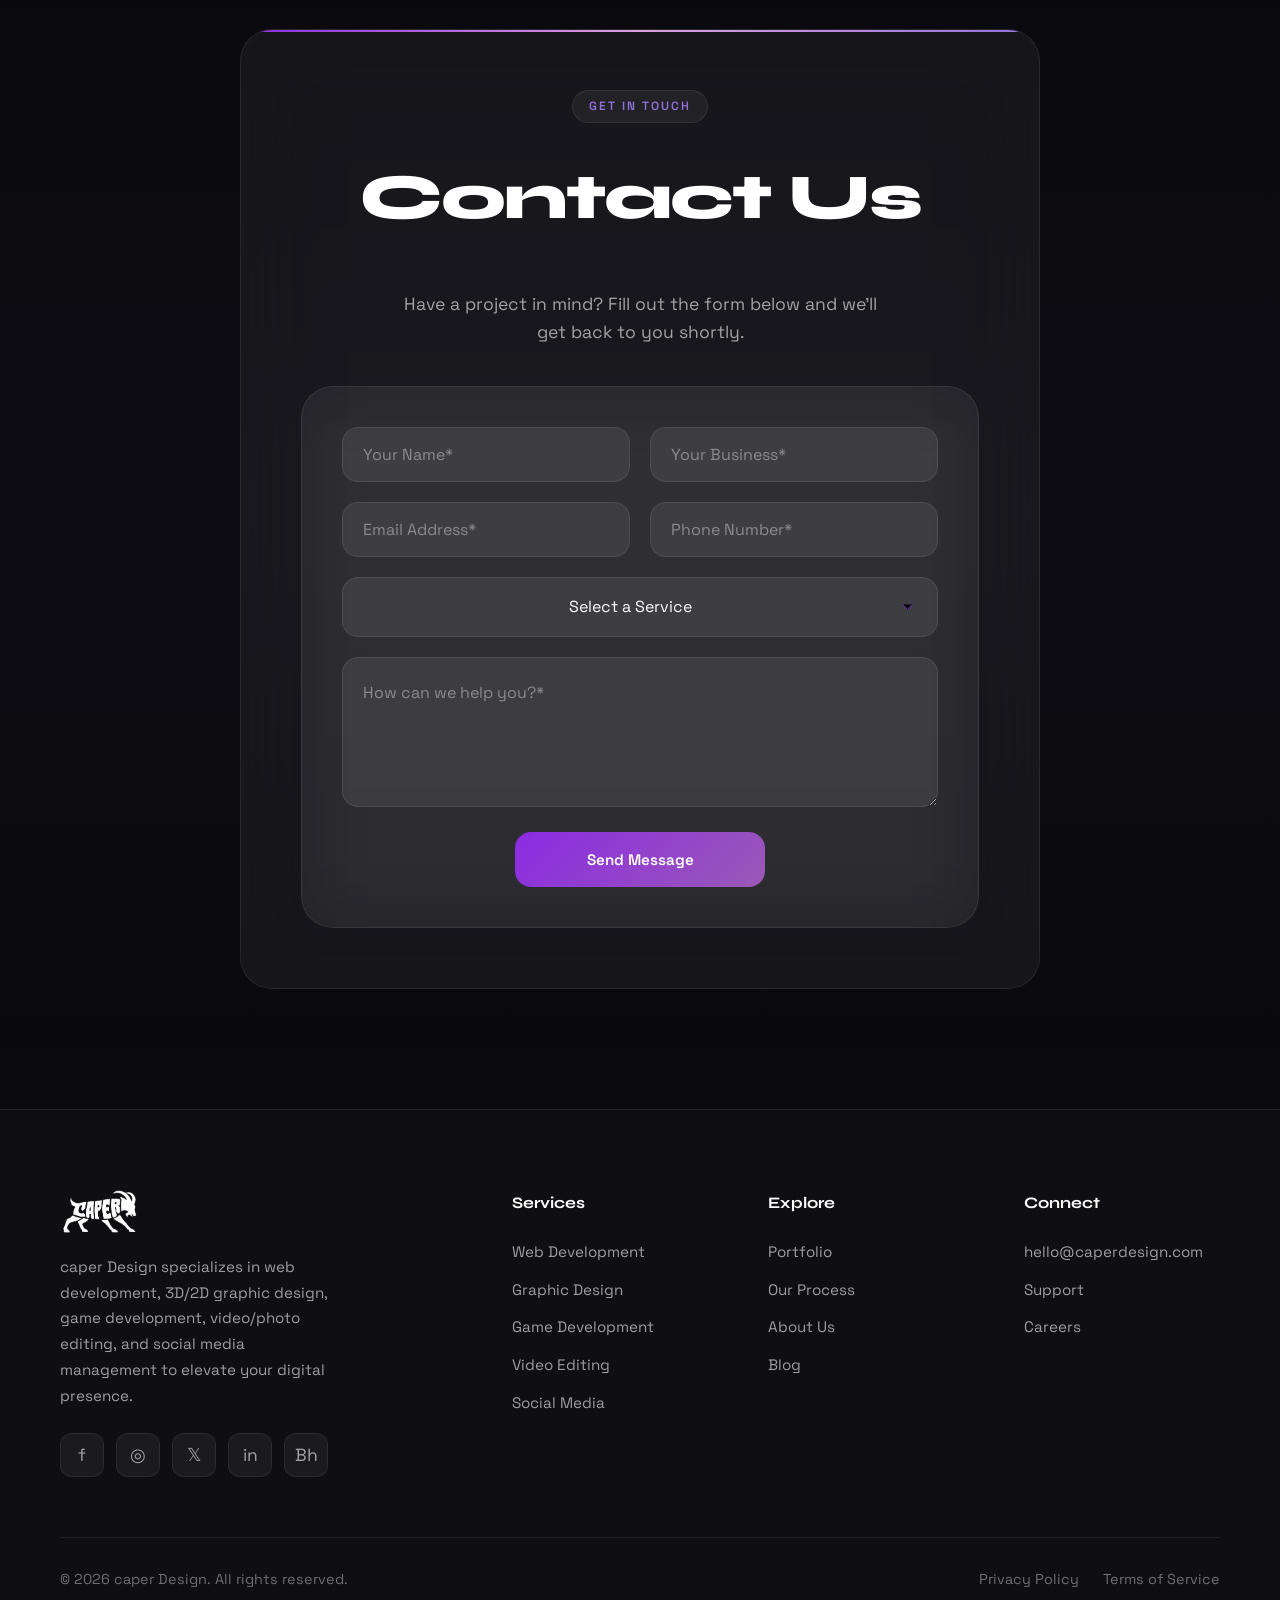
<file: timer.html>
<!DOCTYPE html>
<html>
<head>
    <meta http-equiv="refresh" content="0;url=index.html">
    <title>caper Design - Redirecting</title>
</head>
<body>
    <p>Redirecting to caper Design...</p>
</body>
</html>
</file>
<file: Caper-Design.css>
@charset "utf-8";
/* CSS Document

TemplateMo 605 Xmas Countdown - Customized for caper Design

https://templatemo.com/tm-605-xmas-countdown
*/

:root {
	--bg-dark: #0a0a0f;
	--bg-card: rgba(255, 255, 255, 0.03);
	--bg-glass: rgba(255, 255, 255, 0.05);
	--border-glass: rgba(255, 255, 255, 0.08);
	--border-glow: rgba(138, 43, 226, 0.15);
	--text-primary: #ffffff;
	--text-secondary: rgba(255, 255, 255, 0.6);
	--text-dim: rgba(255, 255, 255, 0.4);
	--accent-purple: #8A2BE2;
	--accent-purple-light: #9370DB;
	--accent-purple-accent: #DDA0DD;
	--accent-purple-dark: #6A0DAD;
	--glow-purple: rgba(138, 43, 226, 0.4);
	--glow-purple-light: rgba(147, 112, 219, 0.4);
	--glow-purple-accent: rgba(221, 160, 221, 0.3);
	--glow-purple-dark: rgba(106, 13, 173, 0.4);
}

* {
	margin: 0;
	padding: 0;
	box-sizing: border-box;
}

html {
	scroll-behavior: smooth;
}

body {
	font-family: 'Space Grotesk', sans-serif;
	font-weight: 400;
	background: var(--bg-dark);
	color: var(--text-primary);
	line-height: 1.6;
	overflow-x: hidden;
}

/* Grid Background */
.grid-bg {
	position: fixed;
	top: 0;
	left: 0;
	width: 100%;
	height: 100%;
	pointer-events: none;
	z-index: 0;
	background-image:
		linear-gradient(rgba(255, 255, 255, 0.02) 1px, transparent 1px),
		linear-gradient(90deg, rgba(255, 255, 255, 0.02) 1px, transparent 1px);
	background-size: 60px 60px;
}

.grid-bg::before {
	content: '';
	position: absolute;
	top: 0;
	left: 0;
	right: 0;
	bottom: 0;
	background: radial-gradient(ellipse at 50% 0%, rgba(138, 43, 226, 0.08) 0%, transparent 50%),
		radial-gradient(ellipse at 80% 50%, rgba(0, 212, 170, 0.05) 0%, transparent 40%),
		radial-gradient(ellipse at 20% 80%, rgba(255, 215, 0, 0.05) 0%, transparent 40%);
}

/* Updated gradient for purple theme */
.grid-bg::before {
	content: '';
	position: absolute;
	top: 0;
	left: 0;
	right: 0;
	bottom: 0;
	background: radial-gradient(ellipse at 50% 0%, rgba(138, 43, 226, 0.08) 0%, transparent 50%),
		radial-gradient(ellipse at 80% 50%, rgba(147, 112, 219, 0.05) 0%, transparent 40%),
		radial-gradient(ellipse at 20% 80%, rgba(221, 160, 221, 0.05) 0%, transparent 40%);
}

/* Floating Particles */
.particles {
	position: fixed;
	top: 0;
	left: 0;
	width: 100%;
	height: 100%;
	pointer-events: none;
	z-index: 1;
	overflow: hidden;
}

.particle {
	position: absolute;
	width: 4px;
	height: 4px;
	background: var(--accent-purple-accent);
	border-radius: 50%;
	opacity: 0.3;
	animation: float-particle linear infinite;
}

.particle:nth-child(odd) {
	color: var(--accent-purple);
}

.particle:nth-child(3n) {
	background: var(--accent-purple-light);
}

@keyframes float-particle {
	0% {
		transform: translateY(100vh) rotate(0deg);
		opacity: 0;
	}

	10% {
		opacity: 0.3;
	}

	90% {
		opacity: 0.3;
	}

	100% {
		transform: translateY(-20px) rotate(360deg);
		opacity: 0;
	}
}

/* Snowflakes */
.snowflake {
	position: absolute;
	color: rgba(255, 255, 255, 0.6);
	font-size: 1rem;
	animation: snowfall linear infinite;
	text-shadow: 0 0 10px rgba(255, 255, 255, 0.3);
}

/* Updated snowflake color for purple theme */
.snowflake {
	position: absolute;
	color: rgba(221, 160, 221, 0.6);
	font-size: 1rem;
	animation: snowfall linear infinite;
	text-shadow: 0 0 10px rgba(221, 160, 221, 0.3);
}

@keyframes snowfall {
	0% {
		transform: translateY(-20px) rotate(0deg);
	}

	100% {
		transform: translateY(100vh) rotate(360deg);
	}
}

/* Glass Card Mixin */
.glass {
	background: var(--bg-glass);
	backdrop-filter: blur(20px);
	-webkit-backdrop-filter: blur(20px);
	border: 1px solid var(--border-glass);
	border-radius: 24px;
}

.glass-strong {
	background: rgba(255, 255, 255, 0.08);
	backdrop-filter: blur(40px);
	-webkit-backdrop-filter: blur(40px);
	border: 1px solid var(--border-glow);
}

/* Header */
header {
	position: fixed;
	top: 0;
	left: 0;
	right: 0;
	z-index: 1000;
	padding: 20px 60px;
	display: flex;
	justify-content: space-between;
	align-items: center;
	max-width: 1400px;
    margin: 0 auto;
	transition: all 0.3s ease;
}

header.scrolled {
	background: rgba(10, 10, 15, 0.8);
	backdrop-filter: blur(20px);
	-webkit-backdrop-filter: blur(20px);
	border-bottom: 1px solid var(--border-glass);
}

/* Updated logo colors for purple theme */
.logo {
	display: flex;
	align-items: center;
	gap: 12px;
	text-decoration: none;
}

.logo-icon {
	width: 44px;
	height: 44px;
	background: linear-gradient(135deg, var(--accent-purple), var(--accent-purple-accent));
	border-radius: 12px;
	display: flex;
	align-items: center;
	justify-content: center;
	font-size: 1.2rem;
}

.logo-text {
	font-family: 'Syne', sans-serif;
	font-size: 1.3rem;
	font-weight: 700;
	color: var(--text-primary);
	letter-spacing: -0.5px;
}

.logo-text span {
	color: var(--accent-purple);
}

nav {
	display: flex;
	gap: 8px;
}

nav a {
	color: var(--text-secondary);
	text-decoration: none;
	font-size: 0.9rem;
	font-weight: 500;
	padding: 10px 20px;
	border-radius: 12px;
	transition: all 0.3s ease;
}

nav a:hover {
	color: var(--text-primary);
	background: var(--bg-glass);
}

nav a.nav-active {
	color: var(--text-primary);
	background: var(--bg-glass);
	border: 1px solid var(--border-glass);
}

.nav-cta {
	background: linear-gradient(135deg, var(--accent-purple), #9b59b6) !important;
	color: var(--text-primary) !important;
}

.nav-cta:hover {
	box-shadow: 0 8px 30px var(--glow-purple);
	transform: translateY(-2px);
}

.nav-toggle {
	display: none;
	flex-direction: column;
	gap: 6px;
	cursor: pointer;
	z-index: 1001;
	padding: 10px;
}

.nav-toggle span {
	width: 24px;
	height: 2px;
	background: var(--text-primary);
	border-radius: 2px;
	transition: all 0.3s ease;
}

.nav-toggle.active span:nth-child(1) {
	transform: rotate(45deg) translate(5px, 6px);
}

.nav-toggle.active span:nth-child(2) {
	opacity: 0;
}

.nav-toggle.active span:nth-child(3) {
	transform: rotate(-45deg) translate(5px, -6px);
}

/* Hero Section */
.hero {
	min-height: 100vh;
	display: flex;
	flex-direction: column;
	justify-content: center;
	align-items: center;
	padding: 140px 20px 100px;
	position: relative;
	z-index: 2;
	text-align: center;
}

.hero-badge {
	display: inline-flex;
	align-items: center;
	gap: 8px;
	padding: 8px 20px;
	background: var(--bg-glass);
	border: 1px solid var(--border-glass);
	border-radius: 100px;
	font-size: 0.85rem;
	font-weight: 500;
	color: var(--text-secondary);
	margin-bottom: 40px;
	animation: fadeInDown 0.8s ease forwards;
}

.hero-badge .dot {
	width: 8px;
	height: 8px;
	background: var(--accent-purple-light);
	border-radius: 50%;
	animation: pulse 2s ease-in-out infinite;
}

@keyframes pulse {
	0%,
	100% {
		opacity: 1;
		transform: scale(1);
	}

	50% {
		opacity: 0.5;
		transform: scale(1.2);
	}
}

@keyframes fadeInDown {
	from {
		opacity: 0;
		transform: translateY(-20px);
	}

	to {
		opacity: 1;
		transform: translateY(0);
	}
}

.hero h1 {
	font-family: 'Syne', sans-serif;
	font-size: clamp(3rem, 10vw, 7rem);
	font-weight: 800;
	line-height: 1.05;
	letter-spacing: -3px;
	margin-bottom: 24px;
	animation: fadeInUp 0.8s ease 0.2s forwards;
	opacity: 0;
}

.hero h1 .gradient {
	background: linear-gradient(135deg, var(--accent-purple), var(--accent-purple-accent), var(--accent-purple-light));
	-webkit-background-clip: text;
	-webkit-text-fill-color: transparent;
	background-clip: text;
			}

.hero-subtitle {
	font-size: 1.2rem;
	color: var(--text-secondary);
	max-width: 500px;
	margin-bottom: 60px;
	animation: fadeInUp 0.8s ease 0.4s forwards;
	opacity: 0;
}

@keyframes fadeInUp {
	from {
		opacity: 0;
		transform: translateY(30px);
	}

	to {
		opacity: 1;
		transform: translateY(0);
	}
}

/* Updated statistics section - replacing countdown */
.stats-wrapper {
	animation: fadeInUp 0.8s ease 0.6s forwards;
	opacity: 0;
	display: flex;
	gap: 16px;
	justify-content: center;
	flex-wrap: wrap;
	margin-bottom: 40px;
}

.stat-item {
	position: relative;
	width: 180px;
	padding: 32px 24px;
	text-align: center;
	background: var(--bg-glass);
	backdrop-filter: blur(40px);
	-webkit-backdrop-filter: blur(40px);
	border: 1px solid var(--border-glass);
	border-radius: 24px;
	overflow: hidden;
	transition: all 0.4s ease;
}

.stat-item::before {
	content: '';
	position: absolute;
	top: 0;
	left: 0;
	right: 0;
	height: 2px;
	background: linear-gradient(90deg, transparent, var(--accent-purple), var(--accent-purple-accent), transparent);
	opacity: 0.6;
}

.stat-item::after {
	content: '';
	position: absolute;
	inset: 0;
	background: radial-gradient(circle at 50% 0%, rgba(138, 43, 226, 0.1), transparent 60%);
	pointer-events: none;
}

.stat-item:hover {
	transform: translateY(-8px);
	border-color: var(--border-glow);
	box-shadow: 0 20px 60px rgba(0, 0, 0, 0.4), 0 0 40px var(--glow-purple);
}

.stat-number {
	font-family: 'Syne', sans-serif;
	font-size: 2.8rem;
	font-weight: 800;
	line-height: 1;
	display: block;
	color: var(--accent-purple);
					font-variant-numeric: tabular-nums;
}

.stat-label {
	font-size: 0.75rem;
	font-weight: 600;
	text-transform: uppercase;
	letter-spacing: 3px;
	color: var(--text-dim);
	margin-top: 12px;
}

.stat-suffix {
	font-size: 0.75rem;
	font-weight: 600;
	text-transform: uppercase;
	letter-spacing: 3px;
	color: var(--text-dim);
	margin-top: 4px;
	display: block;
}

@keyframes blink {
	0%,
	100% {
		opacity: 1;
	}

	50% {
		opacity: 0.3;
	}
}

.target-date {
	margin-top: 40px;
	padding: 16px 32px;
	background: var(--bg-card);
	border: 1px solid var(--border-glass);
	border-radius: 100px;
	display: inline-flex;
	align-items: center;
	gap: 12px;
	font-size: 0.9rem;
	color: var(--text-secondary);
}

/* Updated target date icon for purple theme */
.target-date svg {
	width: 18px;
	height: 18px;
	stroke: var(--accent-purple-accent);
}

.scroll-indicator {
	position: absolute;
	bottom: 40px;
	left: 50%;
	transform: translateX(-50%);
	display: flex;
	flex-direction: column;
	align-items: center;
	gap: 12px;
	animation: fadeInUp 0.8s ease 1s forwards, bounce 2s ease-in-out infinite 1.5s;
	opacity: 0;
}

.scroll-indicator span {
	font-size: 0.7rem;
	font-weight: 600;
	letter-spacing: 3px;
	text-transform: uppercase;
	color: var(--text-dim);
}

.scroll-indicator .line {
	width: 1px;
	height: 40px;
	background: linear-gradient(180deg, var(--accent-purple), transparent);
}

/* Updated bounce animation */
@keyframes bounce {
	0%,
	100% {
		transform: translateX(-50%) translateY(0);
	}

	50% {
		transform: translateX(-50%) translateY(10px);
	}
}

/* Section Common */
section {
	position: relative;
	z-index: 2;
	padding: 120px 60px;
}

/* Updated section headers for purple theme */
.section-header {
	text-align: center;
	margin-bottom: 80px;
}

.section-tag {
	display: inline-flex;
	align-items: center;
	gap: 8px;
	padding: 6px 16px;
	background: var(--bg-glass);
	border: 1px solid var(--border-glass);
	border-radius: 100px;
	font-size: 0.75rem;
	font-weight: 600;
	letter-spacing: 2px;
	text-transform: uppercase;
	color: var(--accent-purple-light);
	margin-bottom: 24px;
}

.section-title {
	font-family: 'Syne', sans-serif;
	font-size: clamp(2.5rem, 5vw, 4rem);
	font-weight: 800;
	letter-spacing: -2px;
	color: var(--text-primary);
}

.section-subtitle {
	font-size: 1.1rem;
	color: var(--text-secondary);
	max-width: 500px;
	margin: 20px auto 0;
}

/* About Section */
.about {
	background: linear-gradient(180deg, transparent 0%, rgba(138, 43, 226, 0.02) 50%, transparent 100%);
}

/* Updated about section gradient for purple theme */
.about {
	background: linear-gradient(180deg, transparent 0%, rgba(138, 43, 226, 0.02) 50%, transparent 100%);
}

.about-grid {
	max-width: 1200px;
	margin: 0 auto;
	display: grid;
	grid-template-columns: 1fr 1fr;
	gap: 80px;
	align-items: center;
}

.about-image {
	position: relative;
}

.about-image-stack {
	display: grid;
	grid-template-columns: 1fr 1fr;
	grid-template-rows: 1fr 1fr;
	gap: 16px;
	height: 450px;
}

.about-img-item {
	border-radius: 20px;
	overflow: hidden;
	border: 1px solid var(--border-glass);
	position: relative;
	transition: all 0.4s ease;
}

.about-img-item:hover {
	border-color: var(--border-glow);
	transform: scale(1.02);
}

.about-img-item img {
	width: 100%;
	height: 100%;
	object-fit: cover;
}

.about-img-item.img-1 {
	grid-row: span 2;
}

.about-img-item.img-2,
.about-img-item.img-3 {
	grid-column: 2;
}

.about-content h3 {
	font-family: 'Syne', sans-serif;
	font-size: 2.0rem;
	font-weight: 700;
	letter-spacing: -1px;
	margin-bottom: 24px;
	line-height: 1.2;
	color: var(--text-primary);
}

/* Updated about heading accent for purple theme */
.about-content h3 span {
	color: var(--accent-purple);
}

.about-content p {
	color: var(--text-secondary);
	margin-bottom: 20px;
	font-size: 1.05rem;
}

.about-features {
	display: grid;
	grid-template-columns: 1fr 1fr;
	gap: 16px;
	margin-top: 40px;
}
.about-feature:last-child {
	grid-column: 1 / 3;
}

.about-feature {
	display: flex;
	align-items: center;
	gap: 12px;
	padding: 16px;
	background: var(--bg-glass);
	border: 1px solid var(--border-glass);
	border-radius: 16px;
	font-size: 0.95rem;
	color: var(--text-secondary);
	transition: all 0.3s ease;
}

.about-feature:hover {
	border-color: var(--border-glow);
	background: rgba(255, 255, 255, 0.08);
}

/* Updated feature icons for purple theme */
.about-feature svg {
	width: 20px;
	height: 20px;
	stroke: var(--accent-purple-light);
	flex-shrink: 0;
}

/* Removed templatemo promotion - replaced with custom CTA */
.about-templatemo {
	margin-top: 40px;
	padding: 28px;
	background: var(--bg-glass);
	border: 1px solid var(--border-glass);
	border-radius: 20px;
	position: relative;
	overflow: hidden;
}

/* Updated templatemo accent for purple theme */
.about-templatemo::before {
	content: '';
	position: absolute;
	top: 0;
	left: 0;
	right: 0;
	height: 2px;
	background: linear-gradient(90deg, var(--accent-purple-light), var(--accent-purple-accent));
}

.about-templatemo p {
	font-size: 0.95rem;
	margin-bottom: 20px;
	color: var(--text-secondary);
}

/* Updated strong text for purple theme */
.about-templatemo p strong {
	color: var(--accent-purple-accent);
}

.btn-templatemo {
	display: inline-flex;
	align-items: center;
	gap: 10px;
	padding: 14px 28px;
	background: linear-gradient(135deg, var(--accent-purple-light), #8a63d2);
	border-radius: 12px;
	color: var(--bg-dark);
	text-decoration: none;
	font-weight: 600;
	font-size: 0.9rem;
	transition: all 0.3s ease;
}

/* Updated button hover for purple theme */
.btn-templatemo:hover {
	transform: translateY(-3px);
	box-shadow: 0 15px 40px var(--glow-purple-light);
}

.btn-templatemo svg {
	width: 18px;
	height: 18px;
	stroke: var(--bg-dark);
}

/* Events Section */
.events {
	background: var(--bg-dark);
}

/* Updated events gradient if needed - keeping dark background */
.events {
	background: var(--bg-dark);
}

.events-grid {
	max-width: 1200px;
	margin: 0 auto;
	display: grid;
	grid-template-columns: repeat(3, 1fr);
	gap: 24px;
}

.event-card {
	position: relative;
	border-radius: 28px;
	overflow: hidden;
	background: var(--bg-glass);
	border: 1px solid var(--border-glass);
	transition: all 0.5s ease;
	cursor: pointer;
}

.event-content {
	padding: 20px;
}

.event-card:hover {
	transform: translateY(-12px);
	border-color: var(--border-glow);
	box-shadow: 0 30px 80px rgba(0, 0, 0, 0.4);
}

.event-image {
	width: 100%;
	height: 220px;
	overflow: hidden;
	position: relative;
}

.event-image img {
	width: 100%;
	height: 100%;
	object-fit: cover;
	transition: transform 0.5s ease;
	backface-visibility: hidden;
	-webkit-backface-visibility: hidden;
}

.event-card:hover .event-image img {
	transform: scale(1.1);
}

/* Updated event date badge for purple theme */
.event-date-badge {
	position: absolute;
	top: 16px;
	left: 16px;
	padding: 10px 16px;
	background: rgba(255, 255, 255, 0.1);
	backdrop-filter: blur(20px);
	-webkit-backdrop-filter: blur(20px);
	border: 1px solid rgba(255, 255, 255, 0.15);
	border-radius: 12px;
	z-index: 2;
}

/* Updated date badge colors */
.event-date-badge .day {
	font-family: 'Syne', sans-serif;
	font-size: 1.5rem;
	font-weight: 800;
	color: var(--text-primary);
	line-height: 1;
}

.event-date-badge .month {
	font-size: 0.9rem;
	font-weight: 600;
	text-transform: uppercase;
	letter-spacing: 1px;
	color: var(--accent-purple);
}

/* Updated event meta icons for purple theme */
.event-meta {
	display: flex;
	align-items: center;
	gap: 16px;
	font-size: 0.85rem;
	color: var(--text-dim);
}

.event-meta span {
	display: flex;
	align-items: center;
	gap: 6px;
}

.event-meta svg {
	width: 16px;
	height: 16px;
	stroke: var(--accent-purple-accent);
}

/* Traditions Section */
.traditions {
	background: linear-gradient(180deg, transparent 0%, rgba(147, 112, 219, 0.02) 50%, transparent 100%);
}

/* Updated traditions gradient for purple theme */
.traditions {
	background: linear-gradient(180deg, transparent 0%, rgba(147, 112, 219, 0.02) 50%, transparent 100%);
}

.traditions-grid {
	max-width: 1200px;
	margin: 0 auto;
	display: grid;
	grid-template-columns: repeat(2, 1fr);
	gap: 24px;
}

.tradition-card {
	display: grid;
	grid-template-columns: 140px 1fr;
	gap: 24px;
	padding: 24px;
	background: var(--bg-glass);
	border: 1px solid var(--border-glass);
	border-radius: 24px;
	align-items: center;
	transition: all 0.4s ease;
}

.tradition-card:hover {
	border-color: var(--border-glow);
	transform: translateX(8px);
	background: rgba(255, 255, 255, 0.08);
}

/* Updated tradition icons for purple theme */
.tradition-image {
	width: 140px;
	height: 140px;
	border-radius: 20px;
	overflow: hidden;
}

/* Updated tradition number color for purple theme */
.tradition-number {
	font-family: 'Syne', sans-serif;
	font-size: 0.8rem;
	font-weight: 700;
	color: var(--accent-purple-light);
	margin-bottom: 8px;
	letter-spacing: 2px;
}

.tradition-content h3 {
	font-family: 'Syne', sans-serif;
	font-size: 1.3rem;
	font-weight: 700;
	margin-bottom: 8px;
	color: var(--text-primary);
}

/* Updated tradition content accent for purple theme */
.tradition-content h3 span {
	color: var(--accent-purple);
}

.tradition-content p {
	font-size: 0.9rem;
	color: var(--text-secondary);
	line-height: 1.6;
	margin-bottom: 16px;
}

/* Updated tradition button for purple theme */
.tradition-btn {
	display: inline-flex;
	align-items: center;
	gap: 8px;
	padding: 10px 18px;
	background: transparent;
	border: 1px solid var(--border-glow);
	border-radius: 10px;
	color: var(--text-secondary);
	text-decoration: none;
	font-size: 0.8rem;
	font-weight: 500;
	transition: all 0.3s ease;
}

/* Updated tradition button hover for purple theme */
.tradition-btn svg {
	width: 16px;
	height: 16px;
	stroke: var(--accent-purple-accent);
	transition: transform 0.3s ease;
}

.tradition-btn:hover {
	background: rgba(221, 160, 221, 0.1);
	border-color: var(--accent-purple-accent);
	color: var(--accent-purple-accent);
}

/* Updated tradition button hover SVG for purple theme */
.tradition-btn:hover svg {
	transform: translateX(4px);
}

/* Newsletter Section */
.newsletter {
	background: linear-gradient(180deg, transparent 0%, rgba(221, 160, 221, 0.02) 50%, transparent 100%);
}

/* Updated newsletter gradient for purple theme */
.newsletter {
	background: linear-gradient(180deg, transparent 0%, rgba(221, 160, 221, 0.02) 50%, transparent 100%);
}

.newsletter-container {
	max-width: 800px;
	margin: 0 auto;
	padding: 60px;
	background: var(--bg-glass);
	backdrop-filter: blur(40px);
	-webkit-backdrop-filter: blur(40px);
	border: 1px solid var(--border-glass);
	border-radius: 32px;
	text-align: center;
	position: relative;
	overflow: hidden;
}

/* Updated newsletter accent for purple theme */
.newsletter-container::before {
	content: '';
	position: absolute;
	top: 0;
	left: 0;
	right: 0;
	height: 2px;
	background: linear-gradient(90deg, var(--accent-purple), var(--accent-purple-accent), var(--accent-purple-light));
}

.newsletter-container p {
	color: var(--text-secondary);
	margin-bottom: 40px;
	font-size: 1.1rem;
	max-width: 500px;
	margin-left: auto;
	margin-right: auto;
}

.newsletter-form {
	display: flex;
	gap: 12px;
	max-width: 500px;
	margin: 0 auto;
}

/* Updated newsletter form for purple theme */
.newsletter-form input {
	flex: 1;
	padding: 18px 24px;
	background: rgba(255, 255, 255, 0.08);
	border: 1px solid var(--border-glass);
	border-radius: 16px;
	color: var(--text-primary);
	font-family: 'Space Grotesk', sans-serif;
	font-size: 1rem;
	outline: none;
	transition: all 0.3s ease;
}

/* Updated newsletter form placeholder for purple theme */
.newsletter-form input::placeholder {
	color: var(--text-dim);
}

/* Updated newsletter form focus for purple theme */
.newsletter-form input:focus {
	border-color: var(--accent-purple-accent);
	background: rgba(255, 255, 255, 0.12);
}

/* Updated newsletter button for purple theme */
.newsletter-form button {
	padding: 18px 36px;
	background: linear-gradient(135deg, var(--accent-purple), #9b59b6);
	border: none;
	border-radius: 16px;
	color: var(--text-primary);
	font-family: 'Space Grotesk', sans-serif;
	font-size: 0.95rem;
	font-weight: 600;
	cursor: pointer;
	transition: all 0.3s ease;
	white-space: nowrap;
}

/* Updated newsletter button hover for purple theme */
.newsletter-form button:hover {
	transform: translateY(-3px);
	box-shadow: 0 15px 40px var(--glow-purple);
}

/* Contact form */
.contact-form {
	background: var(--bg-glass);
	backdrop-filter: blur(40px);
	-webkit-backdrop-filter: blur(40px);
	border: 1px solid var(--border-glass);
	border-radius: 32px;
	padding: 40px;
	max-width: 800px;
	margin: 40px auto 0;
}

.contact-form .form-row {
	display: flex;
	gap: 20px;
	margin-bottom: 20px;
	flex-wrap: wrap;
}

.contact-form .form-row input,
.contact-form select,
.contact-form textarea {
	flex: 1;
	min-width: 200px;
	padding: 16px 20px;
	background: rgba(255, 255, 255, 0.08);
	border: 1px solid var(--border-glass);
	border-radius: 16px;
	color: var(--text-primary);
	font-family: 'Space Grotesk', sans-serif;
	font-size: 1rem;
	resize: vertical;
	transition: all 0.3s ease;
}

.contact-form select {
	padding: 16px 20px;
	background-image: url("data:image/svg+xml,%3Csvg xmlns='http://www.w3.org/2000/svg' width='12' height='12' viewBox='0 0 24 24' fill='none' stroke='%238A2BE2' stroke-width='2' stroke-linecap='round' stroke-linejoin='round'%3E%3Cpolyline points='6 9 12 15 18 9'%3E%3C/polyline%3E%3C/svg%3E");
	background-repeat: no-repeat;
	background-position: right 16px center;
	background-size: 12px;
	appearance: none;
}
.contact-form select:hover {
	background-color: rgba(255, 255, 255, 0.1);
	border-color: var(--border-glow);
}

.contact-form textarea {
	width: 100%;
	min-height: 150px;
	padding: 24px 20px;
	margin-top: 20px;
	background: rgba(255, 255, 255, 0.08);
	border: 1px solid var(--border-glass);
	border-radius: 16px;
	color: var(--text-primary);
	font-family: 'Space Grotesk', sans-serif;
	font-size: 1rem;
	resize: vertical;
	transition: all 0.3s ease;
	display: block;
	box-sizing: border-box;
}
.contact-form textarea::placeholder {
	color: var(--text-dim);
}
.contact-form textarea:focus {
	border-color: var(--accent-purple-accent);
	background: rgba(255, 255, 255, 0.12);
	outline: none;
}

.contact-form input::placeholder,
.contact-form select::placeholder,
.contact-form textarea::placeholder {
	color: var(--text-dim);
}

.contact-form input:focus,
.contact-form select:focus,
.contact-form textarea:focus {
	border-color: var(--accent-purple-accent);
	background: rgba(255, 255, 255, 0.12);
	outline: none;
}

.contact-form button {
	display: block;
	width: 100%;
	max-width: 250px;
	margin: 25px auto 0;
	padding: 18px 36px;
	background: linear-gradient(135deg, var(--accent-purple), #9b59b6);
	border: none;
	border-radius: 16px;
	color: var(--text-primary);
	font-family: 'Space Grotesk', sans-serif;
	font-size: 0.95rem;
	font-weight: 600;
	cursor: pointer;
	transition: all 0.3s ease;
	white-space: nowrap;
}

.contact-form button:hover {
	transform: translateY(-3px);
	box-shadow: 0 15px 40px var(--glow-purple);
}

/* Responsive adjustments for contact form */
@media (max-width: 768px) {
	.contact-form .form-row {
		flex-direction: column;
	}

	.contact-form .form-row input,
	.contact-form select,
	.contact-form textarea {
		padding: 24px 20px;
		margin-top: 20px;
		background: rgba(255, 255, 255, 0.08);
		border: 1px solid var(--border-glass);
		border-radius: 16px;
		color: var(--text-primary);
		font-family: 'Space Grotesk', sans-serif;
		font-size: 1rem;
		resize: vertical;
		transition: all 0.3s ease;
	}

	.contact-form {
		padding: 30px;
		margin: 30px auto 0;
	}
}

@media (max-width: 480px) {
	.contact-form {
		padding: 20px;
		margin: 20px auto 0;
	}

	.contact-form button {
		padding: 16px 30px;
		font-size: 0.9rem;
	}
}

/* Footer */
footer {
	position: relative;
	z-index: 2;
	padding: 80px 60px 30px;
	background: rgba(255, 255, 255, 0.02);
	border-top: 1px solid var(--border-glass);
}

/* Updated footer background for purple theme */
footer {
	position: relative;
	z-index: 2;
	padding: 80px 60px 30px;
	background: rgba(255, 255, 255, 0.02);
	border-top: 1px solid var(--border-glass);
}

.footer-grid {
	max-width: 1200px;
	margin: 0 auto;
	display: grid;
	grid-template-columns: 2fr 1fr 1fr 1fr;
	gap: 60px;
	margin-bottom: 60px;
}

/* Updated footer logo for purple theme */
.footer-brand .logo {
	margin-bottom: 20px;
}

/* Updated footer brand text for purple theme */
.footer-brand p {
	color: var(--text-secondary);
	font-size: 0.95rem;
	line-height: 1.7;
	max-width: 280px;
}

/* Updated footer column headings for purple theme */
.footer-column h4 {
	font-family: 'Syne', sans-serif;
	font-size: 1rem;
	font-weight: 700;
	margin-bottom: 24px;
	color: var(--text-primary);
}

/* Updated footer links for purple theme */
.footer-column ul {
	list-style: none;
}

.footer-column li {
	margin-bottom: 12px;
}

.footer-column a {
	color: var(--text-secondary);
	text-decoration: none;
	font-size: 0.95rem;
	transition: color 0.3s ease;
}

/* Updated footer link hover for purple theme */
.footer-column a:hover {
	color: var(--accent-purple-accent);
}

/* Updated footer social for purple theme */
.footer-social {
	display: flex;
	gap: 12px;
	margin-top: 24px;
}

.footer-social a {
	width: 44px;
	height: 44px;
	background: var(--bg-glass);
	border: 1px solid var(--border-glass);
	border-radius: 12px;
	display: flex;
	align-items: center;
	justify-content: center;
	color: var(--text-secondary);
	text-decoration: none;
	font-size: 1.1rem;
	transition: all 0.3s ease;
}

/* Updated footer social hover for purple theme */
.footer-social a:hover {
	border-color: var(--accent-purple);
	background: rgba(138, 43, 226, 0.1);
	color: var(--accent-purple);
	transform: translateY(-4px);
}

/* Updated footer bottom for purple theme */
.footer-bottom {
	max-width: 1200px;
	margin: 0 auto;
	padding-top: 30px;
	border-top: 1px solid var(--border-glass);
	display: flex;
	justify-content: space-between;
	align-items: center;
	flex-wrap: wrap;
	gap: 20px;
}

/* Updated footer bottom text for purple theme */
.footer-bottom p {
	font-size: 0.9rem;
	color: var(--text-dim);
}

/* Updated footer bottom links for purple theme */
.footer-bottom a {
	color: var(--accent-purple-accent);
	text-decoration: none;
}

/* Updated footer bottom link hover for purple theme */
.footer-bottom a:hover {
	text-decoration: underline;
}

/* Updated footer legal for purple theme */
.footer-legal {
	display: flex;
	gap: 24px;
}

.footer-legal a {
	font-size: 0.9rem;
	color: var(--text-dim);
	text-decoration: none;
	transition: color 0.3s ease;
}

/* Updated footer legal link hover for purple theme */
.footer-legal a:hover {
	color: var(--text-secondary);
}

/* Responsive */
@media (max-width: 1024px) {
	section {
		padding: 100px 40px;
	}

	.about-grid {
		gap: 50px;
	}

	.events-grid {
		grid-template-columns: repeat(2, 1fr);
	}

	.traditions-grid {
		grid-template-columns: 1fr;
	}

	/* Gallery styles removed as they weren't in original */

	.footer-grid {
		grid-template-columns: repeat(2, 1fr);
		gap: 40px;
	}
}

@media (max-width: 920px) {
	header {
		padding: 15px 24px;
	}

	nav {
		position: fixed;
		top: 0;
		right: -100%;
		width: 280px;
		height: 100vh;
		background: rgba(10, 10, 15, 0.98);
		backdrop-filter: blur(40px);
		-webkit-backdrop-filter: blur(40px);
		flex-direction: column;
		justify-content: center;
		align-items: flex-start;
		padding: 40px;
		gap: 8px;
		transition: right 0.4s ease;
		border-left: 1px solid var(--border-glass);
	}

	nav.active {
		right: 0;
	}

	nav a {
		width: 100%;
		font-size: 1.1rem;
	}

	.nav-toggle {
		display: flex;
	}

	section {
		padding: 80px 24px;
	}

	.hero {
		padding: 120px 20px 80px;
	}

	.hero h1 {
		letter-spacing: -2px;
	}

	.countdown {
		gap: 10px;
	}

	/* Updated stats layout for mobile */
	.stats-wrapper {
		gap: 10px;
	}

	.stat-item {
		width: 120px;
		padding: 24px 16px;
	}

	.stat-number {
		font-size: 2.0rem;
	}

	.stat-label {
		font-size: 0.65rem;
		letter-spacing: 2px;
	}

	.stat-suffix {
		font-size: 0.65rem;
		letter-spacing: 2px;
	}

	/* Updated colon display for mobile - keeping as is since we replaced countdown with stats */
	/* .countdown-colon {
		display: none;
	} */

	.target-date {
		padding: 12px 20px;
		font-size: 0.8rem;
	}

	.about-grid {
		grid-template-columns: 1fr;
		gap: 40px;
	}

	.about-image {
		max-width: 400px;
		margin: 0 auto;
	}

	.about-image-stack {
		height: 350px;
	}

	.about-features {
		grid-template-columns: 1fr;
	}

	.events-grid {
		grid-template-columns: 1fr;
	}

	.tradition-card {
		grid-template-columns: 100px 1fr;
		gap: 16px;
		padding: 16px;
	}

	.tradition-image {
		width: 100px;
		height: 100px;
	}

	/* Gallery styles removed as they weren't in original */

	.newsletter-container {
		padding: 40px 24px;
	}

	.newsletter-form {
		flex-direction: column;
	}

	.newsletter-form button {
		width: 100%;
	}

	footer {
		padding: 60px 24px 24px;
	}

	.footer-grid {
		grid-template-columns: 1fr;
		gap: 40px;
	}

	.footer-bottom {
		flex-direction: column;
		text-align: center;
	}

	.footer-legal {
		justify-content: center;
	}
}

@media (max-width: 480px) {
	/* Updated stats layout for small mobile */
	.stat-item {
		width: 90px;
		padding: 20px 12px;
	}

	.stat-number {
		font-size: 1.4rem;
		color: var(--accent-purple);
	}
}

@media (max-width: 920px) {
	.section-title {
		font-size: clamp(2rem, 4vw, 3.5rem);
	}
	.snowflake {
		display: none;
	}
}

/* Mobile-specific adjustments for hero title and stats layout */
@media (max-width: 768px) {
    .hero h1 {
        font-size: clamp(2rem, 8vw, 4rem);
    }
    .stats-wrapper {
        display: grid;
        grid-template-columns: repeat(2, 1fr);
        gap: 16px;
    }
    .stat-item {
        width: auto;
    }
}

/* Custom Select */
.custom-select {
    position: relative;
    width: 100%;
}
.custom-select select {
    display: none;
}
.select-trigger {
    display: flex;
    align-items: center;
    justify-content: space-between;
    padding: 16px 20px;
    background: rgba(255,255,255,0.08);
    border: 1px solid var(--border-glass);
    border-radius: 16px;
    color: var(--text-primary);
    font-family: 'Space Grotesk', sans-serif;
    font-size: 1rem;
    cursor: pointer;
    transition: all 0.3s ease;
    min-height: 48px;
}
.select-trigger:hover {
    background-color: rgba(255,255,255,0.1);
    border-color: var(--border-glow);
}
.select-trigger.active {
    border-color: var(--accent-purple-accent);
    background: rgba(255,255,255,0.12);
}
.select-selected {
    display: block;
    width: 100%;
    overflow: hidden;
    text-overflow: ellipsis;
    white-space: nowrap;
}
.select-arrow {
    width: 20px;
    height: 20px;
    stroke: var(--accent-purple);
    transition: transform 0.3s ease;
}
.select-trigger.active .select-arrow {
    transform: rotate(180deg);
}
.select-options {
    position: absolute;
    top: 100%;
    left: 0;
    right: 0;
    margin-top: 8px;
    background: var(--bg-glass);
    backdrop-filter: blur(20px);
    -webkit-backdrop-filter: blur(20px);
    border: 1px solid var(--border-glass);
    border-radius: 16px;
    max-height: 200px;
    overflow-y: auto;
    z-index: 1000;
    list-style: none;
    padding: 0;
    margin: 0;
    display: none;
}
.select-options.show {
    display: block;
}
.select-options li {
    padding: 14px 20px;
    color: var(--text-secondary);
    cursor: pointer;
    transition: all 0.2s ease;
}
.select-options li:hover,
.select-options li.active {
    background: rgba(255,255,255,0.08);
    color: var(--text-primary);
}
.select-options li.disabled {
    color: var(--text-dim);
    cursor: not-allowed;
}

/* Responsive adjustments for custom select */
@media (max-width: 768px) {
    .custom-select {
        width: 100%;
    }
}
@media (max-width: 480px) {
    .select-trigger {
        padding: 12px 16px;
        font-size: 0.9rem;
    }
    .select-options li {
        padding: 12px 16px;
    }
}

/* Ensure textarea full width */
.contact-form textarea {
    width: 100% !important;
    min-height: 150px !important;
    padding: 24px 20px !important;
    margin-top: 20px !important;
}

.snowflake {
    display: none !important;
}

/* Sponsors Section */
.sponsors-grid {
    max-width: 1200px;
    margin: 0 auto;
    display: grid;
    grid-template-columns: repeat(auto-fit, minmax(300px, 1fr));
    gap: 30px;
    margin-top: 40px;
}

.sponsor-card {
    display: flex;
    flex-direction: column;
    align-items: stretch;
    transition: all 0.4s ease;
}

.sponsor-card:hover {
    border-color: var(--border-glow);
    transform: translateY(-8px);
    box-shadow: 0 20px 60px rgba(0, 0, 0, 0.4);
}

.sponsor-image {
    width: 100%;
    max-width: 200px;
    margin: 0 auto 20px;
    display: flex;
    align-items: center;
    justify-content: center;
    padding: 20px;
    background: linear-gradient(135deg, rgba(138, 43, 226, 0.1), rgba(147, 112, 219, 0.1));
    border: 1px solid var(--border-glass);
    border-radius: 24px;
    box-shadow: 0 4px 12px rgba(0,0,0,0.15);
}

.sponsor-image img {
    max-width: 100%;
    height: auto;
    object-fit: contain;
    filter: brightness(0.8) contrast(1.2);
    transition: all 0.3s ease;
}

.sponsor-card:hover .sponsor-image img {
    filter: brightness(1) contrast(1);
    transform: scale(1.05);
}

.sponsor-content {
    flex: 1;
    padding: 30px;
    display: flex;
    flex-direction: column;
    background: var(--bg-glass);
    backdrop-filter: blur(20px);
    -webkit-backdrop-filter: blur(20px);
    border: 1px solid var(--border-glass);
    border-radius: 24px;
    overflow: hidden;
    transition: all 0.4s ease;
}

.sponsor-content h3 {
    font-family: 'Syne', sans-serif;
    font-size: 1.8rem;
    font-weight: 700;
    color: var(--text-primary);
    margin-bottom: 16px;
    display: flex;
    align-items: center;
    gap: 8px;
}

.sponsor-content h3::before {
    content: '';
    width: 4px;
    height: 24px;
    background: linear-gradient(135deg, var(--accent-purple), var(--accent-purple-accent));
    border-radius: 2px;
}

.sponsor-content p {
    color: var(--text-secondary);
    line-height: 1.7;
    flex-grow: 1;
}

@media (max-width: 920px) {
    .sponsors-grid {
        gap: 20px;
        margin-top: 30px;
    }

    .sponsor-card {
        flex-direction: column;
    }

    .sponsor-image {
        flex: none;
        width: 100%;
        height: 200px;
        border-right: none;
        border-bottom: 1px solid var(--border-glass);
    }

    .sponsor-content {
        padding: 20px;
    }

    .sponsor-content h3 {
        font-size: 1.6rem;
    }
}

@media (max-width: 480px) {
    .sponsor-content h3 {
        font-size: 1.4rem;
    }

    .sponsor-content p {
        font-size: 0.95rem;
    }
}
</file>
